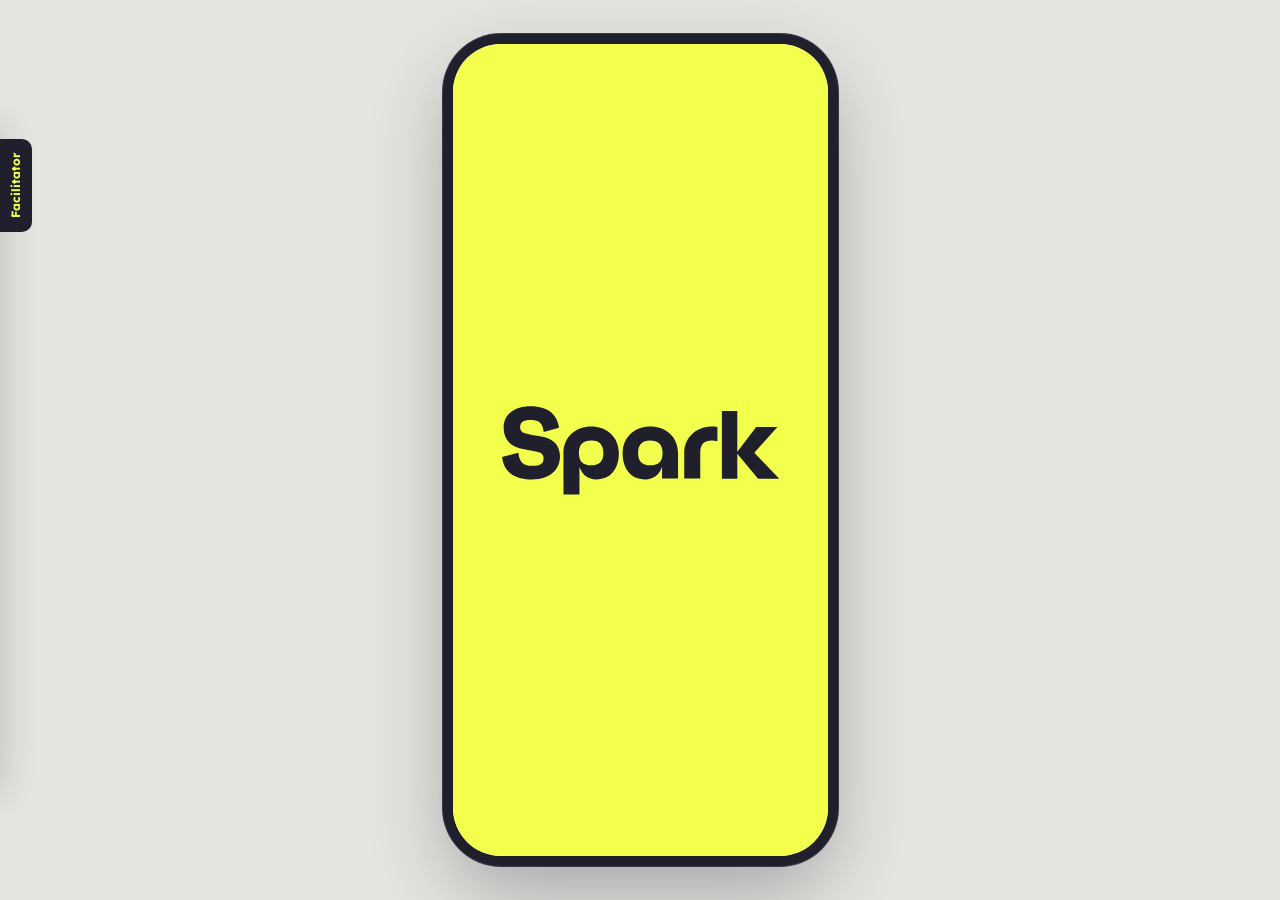
<file: index.html>
<!doctype html>
<html lang="en" class="native-bar">
<head>
  <meta charset="utf-8">
  <meta name="viewport" content="width=device-width, initial-scale=1, viewport-fit=cover">
  <meta name="apple-mobile-web-app-capable" content="yes">
  <meta name="mobile-web-app-capable" content="yes">
  <meta name="apple-mobile-web-app-status-bar-style" content="black-translucent">
  <meta name="apple-mobile-web-app-title" content="Spark Kids">
  <link rel="manifest" href="manifest.json">
  <meta name="theme-color" content="#f6f7f1">
  <meta http-equiv="Cache-Control" content="no-cache, no-store, must-revalidate">
  <script>window.SPARK_BUILD = "b26";   /* build label, set by stamp.py */</script>
  <title>Spark Kids — Usability Test Mk. I</title>
  <link rel="preconnect" href="https://fonts.googleapis.com">
  <link rel="preconnect" href="https://fonts.gstatic.com" crossorigin>
  <link rel="stylesheet" href="https://fonts.googleapis.com/css2?family=Instrument+Sans:wght@600;700&family=Lexend:wght@500;700&family=Roboto:wght@400&display=swap">
  <link rel="preload" href="assets/fonts/BwNistaGeometric-Regular.woff2" as="font" type="font/woff2" crossorigin>
  <link rel="stylesheet" href="css/fonts.css?v=b26">
  <link rel="stylesheet" href="css/tokens.css?v=b26">
  <link rel="stylesheet" href="css/base.css?v=b26">
  <link rel="stylesheet" href="css/components.css?v=b26">
  <link rel="stylesheet" href="css/screens.css?v=b26">
  <link rel="stylesheet" href="css/dev.css?v=b26">
</head>
<body>
  <main class="stage">
    <div class="device">
      <div class="screens"></div>
      <div class="overlays"></div>
    </div>
  </main>
  <script src="js/icons.js?v=b26"></script>
  <script src="js/state.js?v=b26"></script>
  <script src="js/model.js?v=b26"></script>
  <script src="js/router.js?v=b26"></script>
  <script src="js/tap.js?v=b26"></script>
  <script src="js/components/ui.js?v=b26"></script>
  <script src="js/components/sheet.js?v=b26"></script>
  <script src="js/screens/routes.js?v=b26"></script>
  <script src="js/screens/landing.js?v=b26"></script>
  <script src="js/screens/kids-plans.js?v=b26"></script>
  <script src="js/screens/auth.js?v=b26"></script>
  <script src="js/screens/sim-number.js?v=b26"></script>
  <script src="js/screens/ekyc.js?v=b26"></script>
  <script src="js/screens/payment.js?v=b26"></script>
  <script src="js/screens/activation.js?v=b26"></script>
  <script src="js/screens/kids.js?v=b26"></script>
  <script src="js/screens/existing.js?v=b26"></script>
  <script src="js/screens/dev-components.js?v=b26"></script>
  <script src="js/theme-color.js?v=b26"></script>
  <script src="js/debug.js?v=b26"></script>
  <script src="js/app.js?v=b26"></script>
</body>
</html>
</file>
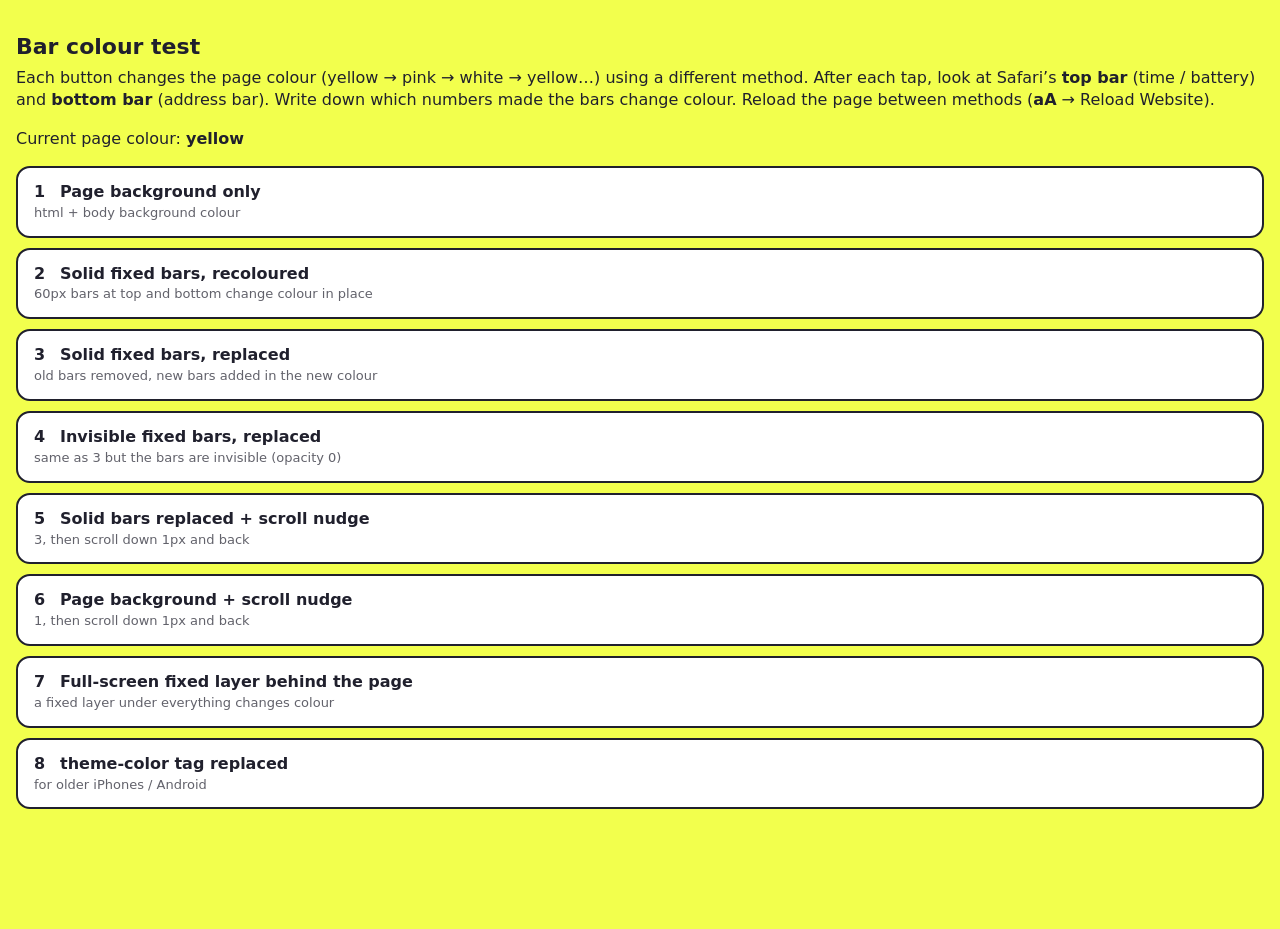
<file: tint-test.html>
<!doctype html>
<html lang="en">
<head>
<meta charset="utf-8">
<meta name="viewport" content="width=device-width, initial-scale=1, viewport-fit=cover">
<meta name="theme-color" content="#f2ff4d">
<title>Bar colour test</title>
<style>
  :root { --c: #f2ff4d; }
  html, body { margin: 0; background: #f2ff4d; font: 16px/1.4 -apple-system, system-ui, sans-serif; color: #20202d; }
  main { min-height: 100vh; padding: 24px 16px 120px; box-sizing: border-box; }
  h1 { font-size: 22px; margin: 8px 0 4px; }
  p { margin: 0 0 16px; }
  .now { font-weight: 700; }
  .grid { display: grid; gap: 10px; }
  button { font: 600 16px/1.3 -apple-system, system-ui, sans-serif; text-align: left; padding: 14px 16px; border-radius: 14px;
    border: 2px solid #20202d; background: #fff; color: #20202d; }
  button b { display: inline-block; min-width: 26px; }
  button small { display: block; font-weight: 400; font-size: 13px; opacity: .7; margin-top: 2px; }
  .bar { position: fixed; left: 0; right: 0; height: 60px; z-index: 5; }
  .bar.top { top: 0; } .bar.bottom { bottom: 0; }
  .bar.ghost { opacity: 0; }
  .layer { position: fixed; inset: 0; z-index: -1; }
</style>
</head>
<body>
<main>
  <h1>Bar colour test</h1>
  <p>Each button changes the page colour (yellow → pink → white → yellow…) using a different method. After each tap, look at Safari’s <b>top bar</b> (time / battery) and <b>bottom bar</b> (address bar). Write down which numbers made the bars change colour. Reload the page between methods (<b>aA</b> → Reload Website).</p>
  <p>Current page colour: <span class="now" id="now">yellow</span></p>
  <div class="grid">
    <button data-m="1"><b>1</b>Page background only<small>html + body background colour</small></button>
    <button data-m="2"><b>2</b>Solid fixed bars, recoloured<small>60px bars at top and bottom change colour in place</small></button>
    <button data-m="3"><b>3</b>Solid fixed bars, replaced<small>old bars removed, new bars added in the new colour</small></button>
    <button data-m="4"><b>4</b>Invisible fixed bars, replaced<small>same as 3 but the bars are invisible (opacity 0)</small></button>
    <button data-m="5"><b>5</b>Solid bars replaced + scroll nudge<small>3, then scroll down 1px and back</small></button>
    <button data-m="6"><b>6</b>Page background + scroll nudge<small>1, then scroll down 1px and back</small></button>
    <button data-m="7"><b>7</b>Full-screen fixed layer behind the page<small>a fixed layer under everything changes colour</small></button>
    <button data-m="8"><b>8</b>theme-color tag replaced<small>for older iPhones / Android</small></button>
  </div>
</main>
<script>
  var COLOURS = [["yellow", "#f2ff4d"], ["pink", "#ff79e8"], ["white", "#ffffff"]], i = 0, bars = [], layer = null;
  function setPage(c) { document.documentElement.style.background = c; document.body.style.background = c; }
  function nudge() { window.scrollTo(0, 1); requestAnimationFrame(function () { window.scrollTo(0, 0); }); }
  function makeBars(c, ghost) {
    bars.forEach(function (b) { b.remove(); });
    bars = ["top", "bottom"].map(function (edge) {
      var b = document.createElement("div"); b.className = "bar " + edge + (ghost ? " ghost" : ""); b.style.background = c;
      document.body.appendChild(b); return b;
    });
  }
  var METHODS = {
    1: function (c) { setPage(c); },
    2: function (c) { if (!bars.length) makeBars(c); bars.forEach(function (b) { b.style.background = c; }); setPage(c); },
    3: function (c) { makeBars(c); setPage(c); },
    4: function (c) { makeBars(c, true); setPage(c); },
    5: function (c) { makeBars(c); setPage(c); nudge(); },
    6: function (c) { setPage(c); nudge(); },
    7: function (c) { if (!layer) { layer = document.createElement("div"); layer.className = "layer"; document.body.appendChild(layer); }
                      layer.style.background = c; document.documentElement.style.background = "transparent"; document.body.style.background = "transparent"; },
    8: function (c) { var m = document.querySelector('meta[name="theme-color"]'), n = document.createElement("meta"); n.name = "theme-color"; n.content = c; m.parentNode.replaceChild(n, m); setPage(c); }
  };
  document.querySelectorAll("[data-m]").forEach(function (btn) {
    btn.addEventListener("click", function () {
      i = (i + 1) % COLOURS.length;
      METHODS[btn.dataset.m](COLOURS[i][1]);
      document.getElementById("now").textContent = COLOURS[i][0] + " (method " + btn.dataset.m + ")";
    });
  });
</script>
</body>
</html>
</file>
<file: css/fonts.css>
/* Bw Nista Geometric (DEMO) — body / default text face.
   Replaces Nunito Sans everywhere --font-body is used.
   Weight mapping from the Figma styles (Nunito Sans → Bw Nista):
     Regular 400 → Regular · Medium 500 & SemiBold 600 → Medium · Bold 700 → Bold
   Medium is registered for the 500–600 range so SemiBold text (status-bar time,
   form labels, radio labels) uses Medium rather than jumping up to Bold.
   All weights are declared; browsers only download the ones a page uses. */
@font-face {
  font-family: "Bw Nista Geometric";
  src: url("../assets/fonts/BwNistaGeometric-Thin.woff2") format("woff2");
  font-weight: 250;
  font-style: normal;
  font-display: swap;
}
@font-face {
  font-family: "Bw Nista Geometric";
  src: url("../assets/fonts/BwNistaGeometric-ThinItalic.woff2") format("woff2");
  font-weight: 250;
  font-style: italic;
  font-display: swap;
}
@font-face {
  font-family: "Bw Nista Geometric";
  src: url("../assets/fonts/BwNistaGeometric-Light.woff2") format("woff2");
  font-weight: 300;
  font-style: normal;
  font-display: swap;
}
@font-face {
  font-family: "Bw Nista Geometric";
  src: url("../assets/fonts/BwNistaGeometric-LightItalic.woff2") format("woff2");
  font-weight: 300;
  font-style: italic;
  font-display: swap;
}
@font-face {
  font-family: "Bw Nista Geometric";
  src: url("../assets/fonts/BwNistaGeometric-Regular.woff2") format("woff2");
  font-weight: 400;
  font-style: normal;
  font-display: swap;
}
@font-face {
  font-family: "Bw Nista Geometric";
  src: url("../assets/fonts/BwNistaGeometric-RegularItalic.woff2") format("woff2");
  font-weight: 400;
  font-style: italic;
  font-display: swap;
}
@font-face {
  font-family: "Bw Nista Geometric";
  src: url("../assets/fonts/BwNistaGeometric-Medium.woff2") format("woff2");
  font-weight: 500 600;
  font-style: normal;
  font-display: swap;
}
@font-face {
  font-family: "Bw Nista Geometric";
  src: url("../assets/fonts/BwNistaGeometric-MediumItalic.woff2") format("woff2");
  font-weight: 500 600;
  font-style: italic;
  font-display: swap;
}
@font-face {
  font-family: "Bw Nista Geometric";
  src: url("../assets/fonts/BwNistaGeometric-Bold.woff2") format("woff2");
  font-weight: 700;
  font-style: normal;
  font-display: swap;
}
@font-face {
  font-family: "Bw Nista Geometric";
  src: url("../assets/fonts/BwNistaGeometric-BoldItalic.woff2") format("woff2");
  font-weight: 700;
  font-style: italic;
  font-display: swap;
}
@font-face {
  font-family: "Bw Nista Geometric";
  src: url("../assets/fonts/BwNistaGeometric-ExtraBold.woff2") format("woff2");
  font-weight: 800;
  font-style: normal;
  font-display: swap;
}
@font-face {
  font-family: "Bw Nista Geometric";
  src: url("../assets/fonts/BwNistaGeometric-ExtraBoldItalic.woff2") format("woff2");
  font-weight: 800;
  font-style: italic;
  font-display: swap;
}
@font-face {
  font-family: "Bw Nista Geometric";
  src: url("../assets/fonts/BwNistaGeometric-Black.woff2") format("woff2");
  font-weight: 900;
  font-style: normal;
  font-display: swap;
}
@font-face {
  font-family: "Bw Nista Geometric";
  src: url("../assets/fonts/BwNistaGeometric-BlackItalic.woff2") format("woff2");
  font-weight: 900;
  font-style: italic;
  font-display: swap;
}

/* Faktum — display face for brand moments.
   Figma: "RB Faktum Neue" on My plan – Safe start (25:7523); the landing carousel
   headlines are set in it per the brand direction. See the --font-display note in tokens.css. */
@font-face {
  font-family: "Faktum";
  src: url("../assets/fonts/Faktum-Thin.woff2") format("woff2");
  font-weight: 100;
  font-style: normal;
  font-display: swap;
}
@font-face {
  font-family: "Faktum";
  src: url("../assets/fonts/Faktum-ThinItalic.woff2") format("woff2");
  font-weight: 100;
  font-style: italic;
  font-display: swap;
}
@font-face {
  font-family: "Faktum";
  src: url("../assets/fonts/Faktum-ExtraLight.woff2") format("woff2");
  font-weight: 200;
  font-style: normal;
  font-display: swap;
}
@font-face {
  font-family: "Faktum";
  src: url("../assets/fonts/Faktum-ExtraLightItalic.woff2") format("woff2");
  font-weight: 200;
  font-style: italic;
  font-display: swap;
}
@font-face {
  font-family: "Faktum";
  src: url("../assets/fonts/Faktum-Light.woff2") format("woff2");
  font-weight: 300;
  font-style: normal;
  font-display: swap;
}
@font-face {
  font-family: "Faktum";
  src: url("../assets/fonts/Faktum-LightItalic.woff2") format("woff2");
  font-weight: 300;
  font-style: italic;
  font-display: swap;
}
@font-face {
  font-family: "Faktum";
  src: url("../assets/fonts/Faktum-Regular.woff2") format("woff2");
  font-weight: 400;
  font-style: normal;
  font-display: swap;
}
@font-face {
  font-family: "Faktum";
  src: url("../assets/fonts/Faktum-RegularItalic.woff2") format("woff2");
  font-weight: 400;
  font-style: italic;
  font-display: swap;
}
@font-face {
  font-family: "Faktum";
  src: url("../assets/fonts/Faktum-Medium.woff2") format("woff2");
  font-weight: 500;
  font-style: normal;
  font-display: swap;
}
@font-face {
  font-family: "Faktum";
  src: url("../assets/fonts/Faktum-MediumItalic.woff2") format("woff2");
  font-weight: 500;
  font-style: italic;
  font-display: swap;
}
@font-face {
  font-family: "Faktum";
  src: url("../assets/fonts/Faktum-SemiBold.woff2") format("woff2");
  font-weight: 600;
  font-style: normal;
  font-display: swap;
}
@font-face {
  font-family: "Faktum";
  src: url("../assets/fonts/Faktum-SemiBoldItalic.woff2") format("woff2");
  font-weight: 600;
  font-style: italic;
  font-display: swap;
}
@font-face {
  font-family: "Faktum";
  src: url("../assets/fonts/Faktum-Bold.woff2") format("woff2");
  font-weight: 700;
  font-style: normal;
  font-display: swap;
}
@font-face {
  font-family: "Faktum";
  src: url("../assets/fonts/Faktum-BoldItalic.woff2") format("woff2");
  font-weight: 700;
  font-style: italic;
  font-display: swap;
}
@font-face {
  font-family: "Faktum";
  src: url("../assets/fonts/Faktum-ExtraBold.woff2") format("woff2");
  font-weight: 800;
  font-style: normal;
  font-display: swap;
}
@font-face {
  font-family: "Faktum";
  src: url("../assets/fonts/Faktum-ExtraBoldItalic.woff2") format("woff2");
  font-weight: 800;
  font-style: italic;
  font-display: swap;
}
</file>
<file: css/tokens.css>
/* Spark Kids — design tokens
   Source: Figma local variables (file z9XkGTqMHbxf2lMh5B4xzU) + handover §3.
   Pressed/focus tokens come from the "State=Pressed/Focused" variants of the
   Button component set (Design System › Shared – sections 0, 1, 7). */
:root {
  /* Brand */
  --color-brand-yellow: #f2ff4d;
  --color-brand-yellow-strong: #e4f500;
  --color-brand-yellow-soft: #f7ff95;
  --color-brand-pink: #ff79e8;
  --color-brand-pink-light: #fea7ef;
  --color-accent-blue: #5cb5ff;

  /* Ink (text) */
  --color-ink-primary: #20202d;
  --color-ink-secondary: #383a53;
  --color-ink-tertiary: #5c5e73;
  --color-ink-inverse: #ffffff;

  /* Surfaces */
  --color-surface-background: #f6f7f1;
  --color-surface-card: #ffffff;
  --color-surface-muted: #f2f2ee;
  --color-surface-scrim: #20202d66;
  --color-surface-placeholder: #595959;

  /* Borders */
  --color-border-default: #cbccc7;
  --color-border-strong: #5d5f70;

  /* Status */
  --color-status-success: #166534;
  --color-status-success-bg: #bbf7d0;
  --color-status-success-icon: #16a34a;
  --color-status-danger: #b91c1c;
  --color-status-danger-bg: #fee2e2;
  --color-status-neutral: #13174e;
  --color-status-neutral-bg: #d8dafa;

  /* Controls */
  --color-toggle-on: #34c759;
  --color-toggle-off: #3c3c434d;

  /* Interaction (from Button State=Pressed / Focused variants) */
  --pressed-overlay: rgba(0, 16, 68, 0.16);   /* #001044 @ 16% */
  --pressed-opacity: 0.6;
  --focus-ring: 0 0 0 2px var(--color-surface-background), 0 0 0 4px var(--color-ink-primary);

  /* Elevation */
  --shadow-tabbar: 0 6px 16px rgba(32, 32, 45, 0.16);
  --shadow-plan-tabs: 0 4px 12px rgba(0, 16, 68, 0.10), 0 2px 4px rgba(0, 16, 68, 0.06);
  --shadow-kids-tabbar: 0 2px 20px rgba(0, 0, 0, 0.10);

  /* Spacing */
  --space-xxs: 4px;
  --space-xs: 8px;
  --space-sm: 12px;
  --space-md: 16px;
  --space-lg: 24px;
  --space-xl: 32px;
  --space-2xl: 40px;

  /* Radius */
  --radius-sm: 12px;
  --radius-md: 16px;
  --radius-lg: 24px;
  --radius-xl: 40px;
  --radius-full: 999px;

  /* Font families */
  --font-heading: "Lexend", system-ui, sans-serif;
  --font-body: "Bw Nista Geometric", "Nunito Sans", system-ui, sans-serif;
  --font-button: "Instrument Sans", "Bw Nista Geometric", system-ui, sans-serif;
  --font-system: "Roboto", system-ui, sans-serif;
  /* Display face (Faktum) — brand and Kids "hero" moments only:
     · Landing carousel: slide headlines and the logo taglines
     · Kids identity: plan names, the child's name, big data figures,
       section titles on Kids plan screens (as drawn on My plan 25:7523)
     · My plan action labels ("Add booster", "Change plan")
     Everything else keeps Lexend (headings), Bw Nista (body), Instrument Sans (buttons). */
  --font-display: "Faktum", "Lexend", system-ui, sans-serif;

  /* Motion (handover §7) */
  --dur-push: 300ms;
  --dur-dissolve: 300ms;
  --dur-sheet-in: 300ms;
  --dur-sheet-out: 250ms;
  --dur-tab: 150ms;
  --dur-toggle: 200ms;
  --ease-out: cubic-bezier(0, 0, 0.58, 1);       /* Figma "Ease out" */
  --ease-in: cubic-bezier(0.42, 0, 1, 1);        /* Figma "Ease in" */
  --ease-in-out: cubic-bezier(0.42, 0, 0.58, 1); /* Figma "Ease in and out" */

  /* Device */
  --device-w: 375px;
  --device-h: 812px;
}
</file>
<file: css/base.css>
/* ===== Reset ===== */
*, *::before, *::after { box-sizing: border-box; }
html, body { margin: 0; padding: 0; height: 100%; overscroll-behavior: none; }
body {
  font-family: var(--font-body);
  color: var(--color-ink-primary);
  background: #e4e5df;
  -webkit-font-smoothing: antialiased;
  -moz-osx-font-smoothing: grayscale;
  -webkit-tap-highlight-color: transparent;
  text-rendering: optimizeLegibility;
}
h1, h2, h3, h4, p, ul, ol, figure { margin: 0; padding: 0; }
ul, ol { list-style: none; }
img, svg { display: block; max-width: 100%; }
button, input, select, textarea { font: inherit; color: inherit; }
button { background: none; border: 0; padding: 0; margin: 0; cursor: pointer; text-align: inherit; }
a { color: inherit; text-decoration: none; }
[hidden] { display: none !important; }
.sr-only {
  position: absolute; width: 1px; height: 1px; padding: 0; margin: -1px;
  overflow: hidden; clip: rect(0, 0, 0, 0); white-space: nowrap; border: 0;
}

/* ===== Text styles (Figma local text styles, handover §3) ===== */
.t-display { font: 500 32px/40px var(--font-heading); }
.t-h1      { font: 500 28px/36px var(--font-heading); }
.t-h2      { font: 500 24px/32px var(--font-heading); }
.t-h3      { font: 500 20px/28px var(--font-heading); }
.t-label-lg { font: 700 16px/20px var(--font-heading); }
.t-label-md { font: 700 14px/18px var(--font-heading); }
.t-label-sm { font: 700 12px/16px var(--font-heading); }
.t-body-lg { font: 400 16px/24px var(--font-body); }
.t-body-md { font: 400 14px/20px var(--font-body); }
.t-body-sm { font: 400 12px/16px var(--font-body); }
.t-body-lg-b { font: 700 16px/24px var(--font-body); }
.t-body-md-b { font: 700 14px/20px var(--font-body); }
.t-body-sm-b { font: 700 12px/16px var(--font-body); }
.t-status  { font: 600 15px/20px var(--font-body); }
.t-tab     { font: 400 11px/13px var(--font-system); }
/* Display styles — Faktum (sizes/line heights from the Figma text they replace) */
.t-carousel   { font: 700 36px/44px var(--font-display); }   /* "Refresh on the go. Easy lah." (45:3254) */
.t-tagline    { font: 700 16px/24px var(--font-display); }   /* logo taglines under the carousel (45:4064…) */
.t-kids-hero  { font: 500 32px/40px var(--font-display); }   /* plan name in My plan hero (52:8065) */
.t-kids-title-lg { font: 500 28px/36px var(--font-display); } /* "Independent Explorer" (52:4759) */
.t-kids-title { font: 500 20px/28px var(--font-display); }   /* child's name, section titles, plan card names, data figures */
.c-secondary { color: var(--color-ink-secondary); }
.c-tertiary  { color: var(--color-ink-tertiary); }

/* ===== Stage + device frame =====
   Phone: the app fills the viewport. Desktop: a 375×812 device is centred
   (scaled down if the window is short) so testers see the intended size. */
.stage {
  /* Not position: fixed — iPhone Safari (iOS 26) ignores the page background
     for its bar colour when a full-screen fixed layer covers the edges
     (client test, method 7). Absolute fills the viewport the same way. */
  position: absolute; inset: 0;
  display: flex; align-items: center; justify-content: center;
}
.device {
  position: relative;
  width: 100%; height: 100%;
  background: var(--color-surface-background);
  overflow: hidden;
  isolation: isolate;
}
@media (min-width: 600px) and (min-height: 500px) {
  .device {
    width: var(--device-w); height: var(--device-h);
    flex: none;
    border-radius: 48px;
    box-shadow: 0 0 0 10px #20202d, 0 0 0 11px #3a3b4a, 0 30px 80px rgba(32, 32, 45, 0.35);
    transform: scale(var(--device-scale, 1));
    transform-origin: center center;
  }
}

/* Temporary bar-colour check pop-up (js/theme-color.js) */
.tint-debug { position: absolute; left: 16px; right: 16px; top: 50%; transform: translateY(-50%); z-index: 60; pointer-events: none;
  padding: 12px 14px; border-radius: 14px; background: rgba(32, 32, 45, 0.92); color: #fff; font: 500 13px/1.45 var(--font-body);
  opacity: 0; transition: opacity 200ms ease; white-space: pre-line; }
.tint-debug.is-on { opacity: 1; }
.tint-debug b { font-weight: 700; }
.tint-debug i { display: inline-block; width: 12px; height: 12px; border-radius: 3px; border: 1px solid #fff; vertical-align: -1px; margin-right: 4px; }

/* ===== Screen layers ===== */
.screens, .overlays { position: absolute; inset: 0; }
.overlays { pointer-events: none; z-index: 50; }
.overlays > * { pointer-events: auto; }

.screen {
  position: absolute; inset: 0;
  background: var(--color-surface-background);
  overflow: hidden;
  will-change: transform, opacity;
}
.screen[aria-hidden="true"] { visibility: hidden; }
/* Each screen scrolls on its own, like Figma's per-frame vertical scrolling */
.screen__scroll {
  position: absolute; inset: 0;
  overflow-x: hidden; overflow-y: auto;
  overscroll-behavior: contain;
  -webkit-overflow-scrolling: touch;
  scrollbar-width: none;
  display: flex; flex-direction: column;
}
.screen__scroll::-webkit-scrollbar { display: none; }
.screen__scroll > .grow { flex: 1 0 auto; }
/* Pinned bottom CTA / footer / tab bar sits outside the scroller */
.screen__fixed-bottom {
  position: absolute; left: 0; right: 0; bottom: 0;
  z-index: 20;
}
.screen__fixed-bottom--transparent { pointer-events: none; }
.screen__fixed-bottom--transparent > * { pointer-events: auto; }

/* ===== Transitions (handover §7) ===== */
.screen.is-anim { transition-property: transform, opacity; transition-timing-function: var(--ease-out); }
.screen.anim-push   { transition-duration: var(--dur-push); }
.screen.anim-dissolve { transition-duration: var(--dur-dissolve); }
.screen.pos-right { transform: translate3d(100%, 0, 0); }
.screen.pos-left  { transform: translate3d(-100%, 0, 0); }
.screen.pos-center{ transform: translate3d(0, 0, 0); }
.screen.is-faded  { opacity: 0; }
.is-transitioning .screens { pointer-events: none; }

@media (prefers-reduced-motion: reduce) {
  .screen.anim-push, .screen.anim-dissolve { transition-duration: 1ms; }
}

/* ===== Tap feedback =====
   Matches the design system's State=Pressed variants:
   - Primary buttons: 60% opacity
   - Secondary/Tertiary: 60% opacity + #001044 @16% wash
   - Special (yellow): fill lightens to --color-brand-yellow-soft
   Everything else that is tappable gets the same #001044 @16% wash. */
[data-tap] { position: relative; cursor: pointer; -webkit-user-select: none; user-select: none; touch-action: manipulation; }
[data-tap="surface"]::after {
  content: ""; position: absolute; inset: 0; border-radius: inherit;
  background: var(--pressed-overlay); opacity: 0;
  transition: opacity 120ms linear; pointer-events: none;
}
[data-tap="surface"].is-pressed::after { opacity: 1; transition-duration: 0ms; }

/* icon-only targets (back arrow, close, profile…): a soft round halo */
[data-tap="icon"]::before {
  content: ""; position: absolute; left: 50%; top: 50%;
  width: 40px; height: 40px; margin: -20px 0 0 -20px; border-radius: 50%;
  background: var(--pressed-overlay); opacity: 0; transform: scale(0.6);
  transition: opacity 120ms linear, transform 160ms var(--ease-out); pointer-events: none;
}
[data-tap="icon"].is-pressed::before { opacity: 1; transform: scale(1); transition-duration: 0ms; }

/* text links: same as Tertiary pressed (60% opacity) */
[data-tap="text"] { transition: opacity 120ms linear; }
[data-tap="text"].is-pressed { opacity: var(--pressed-opacity); transition-duration: 0ms; }

/* whole-area tap (camera mocks) — brief flash */
[data-tap="area"]::after {
  content: ""; position: absolute; inset: 0; background: #ffffff; opacity: 0;
  transition: opacity 200ms linear; pointer-events: none;
}
[data-tap="area"].is-pressed::after { opacity: 0.25; transition-duration: 0ms; }

/* Keyboard focus (Button State=Focused: 2px ink ring, 2px gap) */
:focus { outline: none; }
:focus-visible { box-shadow: var(--focus-ring); border-radius: var(--radius-full); }
[data-tap="surface"]:focus-visible { border-radius: inherit; }

/* ===== Utility layout ===== */
.px-24 { padding-left: 24px; padding-right: 24px; }
.stack { display: flex; flex-direction: column; }
.row { display: flex; align-items: center; }
.gap-4 { gap: 4px; } .gap-8 { gap: 8px; } .gap-12 { gap: 12px; } .gap-16 { gap: 16px; } .gap-24 { gap: 24px; }

/* Screens whose Figma frame fill is white (auth 2:5550…, eKYC 2:4687…) */
.screen.screen--white { background: var(--color-surface-card); }
.screen--white .btn--secondary.is-pressed { background: linear-gradient(var(--pressed-overlay), var(--pressed-overlay)), var(--color-surface-card); }

/* ===== Native-style status bar (client's chosen version) =====
   index.html: class "native-bar" on <html> + apple-mobile-web-app-status-bar-style
   = black-translucent. Saved to the home screen, the page draws under a
   transparent status bar like a native app. These rules keep content clear of
   the notch and the home indicator. */
.native-bar { --sat: env(safe-area-inset-top, 0px); --sab: env(safe-area-inset-bottom, 0px); }
.native-bar:root { --sb: max(16px, var(--sat)); }
.native-bar .kd { padding-top: calc(40px + var(--sat)); }
.native-bar .landing__top { top: calc(24px + var(--sat)); }
.native-bar .landing__brand { top: calc(104px + var(--sat)); }
.native-bar .landing__dots { top: calc(216px + var(--sat)); }
.native-bar .landing__viewport { top: calc(237px + var(--sat)); }
.native-bar .screen__fixed-bottom { padding-bottom: max(0px, calc(var(--sab) - 24px)); }
/* Home-screen app on iOS 26: with the translucent status bar, WebKit makes the
   viewport one status-bar height short and leaves an unpainted strip at the
   bottom (WebKit bug 301108). It reportedly gives the full screen once the page
   is at least screen-tall: js/theme-color.js sets html's min-height to the
   phone's real screen height. If the strip still shows, it is black (client). */
@media (display-mode: standalone) {
  html.native-bar, html.native-bar body { background-color: #000 !important; }
  .native-bar .stage { position: fixed; inset: 0; }
}
</file>
<file: css/components.css>
/* Component styles. Each block notes the Figma component it mirrors.
   Measurements are taken from the component's auto-layout values. */

/* ---------- System/Status bar (17:1233) · Kids/Status bar (36:3422) ----------
   Client request: the simulated time / signal / battery is removed. What is
   left is a top gap: 16px, or the real phone's notch height if larger. */
:root { --sb: max(16px, env(safe-area-inset-top, 0px)); }
.status-bar {
  flex: none;
  height: var(--sb); padding: 0 24px;
  display: flex; align-items: center; justify-content: space-between;
  color: var(--color-ink-primary);
  font: 600 15px/20px var(--font-body);
}
.status-bar__time { width: 31px; }
.status-bar--kids { padding: 0 24px; }

/* ---------- Navigation/Header (17:1252): back + centred title ---------- */
.nav-header {
  flex: none;
  height: 56px; padding: 0 24px;
  display: flex; align-items: center; gap: 12px;
}
.nav-header__back, .nav-header__spacer { width: 24px; height: 24px; flex: none; display: grid; place-items: center; }
.nav-header__title {
  flex: 1; min-width: 0; text-align: center;
  font: 500 20px/28px var(--font-heading); color: var(--color-ink-primary);
}

/* ---------- Navigation/Top bar (21:1459) ---------- */
.top-bar {
  flex: none;
  height: 52px; padding: 0 24px;
  display: flex; align-items: center; justify-content: space-between;
}
.top-bar__actions { display: flex; align-items: center; gap: 4px; }
.top-bar__btn { width: 32px; height: 32px; display: grid; place-items: center; }

/* ---------- Buttons ----------
   Hierarchy set (30:2648): Instrument Sans Bold, 2px inside stroke, pill.
   Large 52 / Medium 44 / Small 34 tall. */
.btn {
  display: inline-flex; align-items: center; justify-content: center; gap: 8px;
  border-radius: var(--radius-full);
  border: 2px solid transparent;
  font: 700 14px/18px var(--font-button);
  white-space: nowrap;
  transition: opacity 120ms linear, background-color 120ms linear;
}
.btn--large  { height: 52px; padding: 0 30px; }   /* 32px padding incl. the 2px stroke */
.btn--medium { height: 44px; padding: 0 22px; }
.btn--small  { height: 34px; padding: 0 14px; }
.btn--block  { display: flex; width: 100%; }

.btn--primary   { background: var(--color-ink-primary); border-color: var(--color-ink-primary); color: var(--color-brand-yellow); }
.btn--secondary { background: transparent; border-color: var(--color-ink-primary); color: var(--color-ink-primary); }
.btn--secondary.btn--filled { background: var(--color-surface-card); }
.btn--tertiary  { background: transparent; color: var(--color-ink-primary); text-decoration: underline; text-underline-offset: 2px; }
.btn--special   { background: var(--color-brand-yellow); color: var(--color-ink-primary); font-size: 16px; line-height: 20px; }

/* Pressed (State=Pressed variants) */
.btn--primary.is-pressed   { opacity: var(--pressed-opacity); transition-duration: 0ms; }
.btn--secondary.is-pressed { opacity: var(--pressed-opacity); background: linear-gradient(var(--pressed-overlay), var(--pressed-overlay)), var(--color-surface-background); transition-duration: 0ms; }
.btn--tertiary.is-pressed  { opacity: var(--pressed-opacity); background: var(--pressed-overlay); transition-duration: 0ms; }
.btn--special.is-pressed   { background: var(--color-brand-yellow-soft); transition-duration: 0ms; }
.btn[disabled], .btn[aria-disabled="true"] { opacity: 0.4; pointer-events: none; }

/* Faktum action labels — My plan (25:7523) */
.btn--faktum { font-family: var(--font-display); }
.link--faktum { font-family: var(--font-display); }

/* "Shared across journeys" button set (17:1260…): Lexend Bold label, 24px side padding */
.btn--lexend { font-family: var(--font-heading); }
.btn--lexend.btn--large { padding: 0 22px; }

/* Auth/Button (32:3036): body face Bold 16/20 (Nunito Sans in Figma), 1.5px stroke on secondary */
.btn--auth { font: 700 16px/20px var(--font-body); }
.btn--auth.btn--secondary { border-width: 1.5px; }

/* ---------- Link (18:1240): Lexend Bold 14/18, optional 24px icon ---------- */
.link {
  display: inline-flex; align-items: center; gap: 8px;
  font: 700 14px/18px var(--font-heading); color: var(--color-ink-primary);
}
.link .icon { width: 24px; height: 24px; flex: none; }

/* ---------- Control/Radio (17:1288) ---------- */
.radio { width: 24px; height: 24px; flex: none; position: relative; }
.radio::before {
  content: ""; position: absolute; inset: 2px; border-radius: 50%;
  border: 2px solid var(--color-border-strong);
}
.radio::after {
  content: ""; position: absolute; left: 7px; top: 7px; width: 10px; height: 10px;
  border-radius: 50%; background: var(--color-ink-primary); transform: scale(0);
  transition: transform 150ms var(--ease-out);
}
.radio.is-on::before { border-color: var(--color-ink-primary); }
.radio.is-on::after { transform: scale(1); }

/* ---------- Option card (19:1417) ---------- */
.option-card {
  width: 100%;
  display: flex; align-items: center; gap: 16px;
  padding: 20px 24px; min-height: 64px;
  background: var(--color-surface-card);
  border-radius: var(--radius-lg);
  transition: background-color 150ms linear;
}
.option-card--bordered { border: 1px solid var(--color-border-default); }
.option-card.is-selected { background: var(--color-brand-yellow); border: 1px solid var(--color-brand-yellow); }
.option-card__title { flex: 1; min-width: 0; font: 700 16px/20px var(--font-heading); color: var(--color-ink-primary); }
.option-card__detail { font: 400 14px/20px var(--font-body); color: var(--color-ink-secondary); white-space: nowrap; }

/* ---------- Stepper (18:1458) ---------- */
.stepper { display: flex; align-items: flex-start; justify-content: space-between; }
.stepper__step { width: 64px; display: flex; flex-direction: column; align-items: center; gap: 4px; }
.stepper__label { font: 400 12px/16px var(--font-body); color: var(--color-ink-secondary); text-align: center; white-space: nowrap; }
.stepper__step.is-current .stepper__label { font-weight: 700; color: var(--color-ink-primary); }
.stepper__connector { width: 20px; padding-top: 17px; flex: none; }
.stepper__connector::before { content: ""; display: block; height: 2px; background: var(--color-border-strong); }

/* ---------- Note (18:1289) ---------- */
.note { display: flex; align-items: center; gap: 12px; }
.note .icon { width: 24px; height: 24px; flex: none; }
.note__text { font: 400 14px/20px var(--font-body); color: var(--color-ink-secondary); }

/* ---------- Chip (18:1253) & status chip (30:3401) ---------- */
.chip {
  display: inline-flex; align-items: center; padding: 4px 12px;
  border-radius: var(--radius-full);
  font: 700 12px/16px var(--font-heading);
}
.chip--success { background: var(--color-status-success-bg); color: var(--color-status-success); }
.chip--brand   { background: var(--color-brand-yellow); color: var(--color-ink-primary); }
.chip--neutral { background: var(--color-surface-muted); color: var(--color-ink-primary); }
.status-chip {
  display: inline-flex; align-items: center; height: 28px; padding: 4px 12px;
  border-radius: var(--radius-full); font: 700 12px/20px var(--font-body);
}
.status-chip--success { background: var(--color-status-success-bg); color: var(--color-status-success); }
.status-chip--neutral { background: var(--color-status-neutral-bg); color: var(--color-status-neutral); }
.status-chip--error   { background: var(--color-status-danger-bg); color: var(--color-status-danger); }

/* Kids/Info chip – plain (36:3023) · shield (36:3160) */
.info-chip {
  display: inline-flex; align-items: center; gap: 4px;
  height: 28px; padding: 2px 8px 2px 4px;
  background: var(--color-surface-card); border-radius: var(--radius-full);
}
.info-chip .icon { width: 20px; height: 20px; flex: none; }
.info-chip--plain { font: 700 12px/16px var(--font-heading); text-decoration: underline; text-underline-offset: 2px; }
.info-chip--shield { outline: 1px solid var(--color-status-success); font: 700 12px/12px var(--font-body); color: var(--color-status-success); }

/* ---------- Toggle – Switch (30:3869) 64×28 ---------- */
.toggle {
  position: relative; width: 64px; height: 28px; flex: none;
  border-radius: 100px; background: var(--color-toggle-off);
  transition: background-color var(--dur-toggle) var(--ease-out);
}
.toggle__knob {
  position: absolute; top: 2px; left: 2px; width: 39px; height: 24px;
  border-radius: 100px; background: #fff;
  transition: transform var(--dur-toggle) var(--ease-out);
}
/* iOS on/off glyphs drawn in the component */
.toggle__on, .toggle__off { position: absolute; top: 9px; transition: opacity var(--dur-toggle) linear; }
.toggle__on  { left: 12px; width: 1px; height: 10px; background: #fff; opacity: 0; }
.toggle__off { right: 7px; width: 10px; height: 10px; border-radius: 50%; box-shadow: inset 0 0 0 1px #b3b3b3; }
.toggle.is-on { background: var(--color-toggle-on); }
.toggle.is-on .toggle__knob { transform: translateX(21px); }
.toggle.is-on .toggle__on { opacity: 1; }
.toggle.is-on .toggle__off { opacity: 0; }
.toggle.is-pressed .toggle__knob { width: 45px; }
.toggle.is-on.is-pressed .toggle__knob { transform: translateX(15px); }
.toggle:focus-visible { box-shadow: var(--focus-ring); border-radius: 100px; }

/* ---------- Pager dots (18:1254 & 45:4186) ---------- */
.pager { display: flex; align-items: center; gap: 4px; }
.pager__dot { width: 7px; height: 7px; border-radius: 4px; background: var(--color-border-default); transition: width 300ms var(--ease-in-out), background-color 300ms linear; }
.pager__dot.is-active { width: 49px; background: var(--color-ink-primary); }
.pager--thin .pager__dot { height: 5px; }

/* ---------- Section header (21:1486) ---------- */
.section-header { display: flex; align-items: center; gap: 8px; }
.section-header__title { flex: 1; font: 500 20px/28px var(--font-heading); }

/* ---------- Tab bar – parent (21:1395) ---------- */
.tab-bar { height: 96px; display: flex; align-items: center; justify-content: center; }
.tab-bar__pill {
  width: 311px; height: 64px; padding: 4px;
  display: flex; align-items: center; gap: 4px;
  background: var(--color-surface-card); border-radius: var(--radius-full);
  box-shadow: var(--shadow-tabbar);
}
.tab-bar__tab {
  width: 98px; height: 56px; flex: none;
  display: flex; flex-direction: column; align-items: center; justify-content: center; gap: 4px;
  border-radius: var(--radius-full);
  font: 400 12px/16px var(--font-body); color: var(--color-ink-primary);
}
.tab-bar__tab .icon { width: 24px; height: 24px; }
.tab-bar__tab.is-active { background: var(--color-brand-yellow); font-weight: 700; }

/* ---------- Kids/Tab bar (45:4303) — glass pill ---------- */
.kids-tab-bar { height: 103px; padding: 16px 24px 24px; display: flex; justify-content: center; }
.kids-tab-bar__pill {
  width: 306px; height: 63px; padding: 4px;
  display: flex; align-items: center;
  background: rgba(255, 255, 255, 0.2);
  -webkit-backdrop-filter: blur(6px) saturate(1.4); backdrop-filter: blur(6px) saturate(1.4);
  border-radius: 9999px; box-shadow: var(--shadow-kids-tabbar);
}
.kids-tab-bar__tab {
  width: 106px; height: 55px; flex: none; padding: 8px;
  display: flex; flex-direction: column; align-items: center; justify-content: center; gap: 2px;
  border-radius: 9999px;
  font: 400 11px/13px var(--font-system); color: #000;
}
.kids-tab-bar__tab + .kids-tab-bar__tab { margin-left: -10px; }
.kids-tab-bar__tab .icon { width: 24px; height: 24px; }
.kids-tab-bar__tab.is-active { background: var(--color-brand-yellow); color: var(--color-ink-primary); }

/* ---------- Plan Select/Plan tabs (50:3704) + header (101:5909) ---------- */
.plan-tabs-header {
  position: sticky; top: 0; z-index: 10;
  height: 124px; padding: 56px 0 24px 24px;
  background: var(--color-brand-pink);
  border-radius: 0 0 var(--radius-lg) var(--radius-lg);
}
.plan-tabs {
  display: flex; gap: 4px;
  overflow-x: auto; scrollbar-width: none; -webkit-overflow-scrolling: touch;
  padding-right: 24px; /* trailing 24px wrapper around the last tab */
  touch-action: pan-x pan-y; overscroll-behavior-x: contain;
  cursor: grab; -webkit-user-select: none; user-select: none;
}
.plan-tabs.is-dragging { cursor: grabbing; }
.plan-tabs.is-dragging .plan-tabs__tab { pointer-events: none; }
.plan-tabs::-webkit-scrollbar { display: none; }
.plan-tabs__tab {
  flex: none; height: 44px; padding: 12px;
  border-radius: 20px; background: var(--color-surface-card);
  font: 400 14px/20px var(--font-body); color: var(--color-ink-primary);
  box-shadow: var(--shadow-plan-tabs);
  transition: background-color var(--dur-tab) linear, color var(--dur-tab) linear;
}
.plan-tabs__tab.is-selected { background: var(--color-ink-primary); color: var(--color-ink-inverse); font-weight: 700; }

/* ---------- Card/Action (19:1488) ---------- */
.action-card { padding: 16px; display: flex; flex-direction: column; gap: 12px; background: var(--color-surface-card); border-radius: var(--radius-lg); }
.action-card__top { display: flex; align-items: center; gap: 8px; }
.action-card__tile {
  width: 26px; height: 28px; flex: none; display: grid; place-items: center;
  background: var(--color-brand-yellow); border: 1px solid var(--color-ink-primary); border-radius: 8px;
}
.action-card__title { font: 700 16px/20px var(--font-heading); }
.action-card__sub { font: 400 14px/20px var(--font-body); color: var(--color-ink-secondary); }

/* ---------- Lists ---------- */
/* List/Menu row (19:1447) */
.menu-row { display: block; width: 100%; }
.menu-row__content { display: flex; align-items: center; gap: 16px; padding: 18px 24px; }
.menu-row__content .icon { width: 24px; height: 24px; flex: none; }
.menu-row__label { flex: 1; font: 700 16px/20px var(--font-heading); }
.menu-row__divider { height: 1px; background: var(--color-surface-muted); }
/* List/Profile row (19:1458) */
.profile-row { display: flex; align-items: center; gap: 16px; padding: 16px 24px; background: var(--color-surface-card); border-radius: var(--radius-lg); width: 100%; }
.profile-row__text { flex: 1; display: flex; flex-direction: column; gap: 4px; }
.profile-row__name { font: 700 16px/20px var(--font-heading); }
.profile-row__sub { font: 400 14px/20px var(--font-body); color: var(--color-ink-secondary); }
/* List/Summary row (19:1439) */
.summary-row__content { display: flex; align-items: flex-start; gap: 16px; padding: 16px; }
.summary-row__label { flex: 1; font: 400 14px/20px var(--font-body); color: var(--color-ink-secondary); }
.summary-row__value { font: 700 14px/20px var(--font-body); color: var(--color-ink-primary); text-align: right; }
.summary-row__divider { height: 1px; background: var(--color-surface-muted); }
/* Kids/Check row (36:2749) */
.check-row { display: flex; align-items: center; gap: 8px; font: 700 14px/20px var(--font-body); color: var(--color-ink-secondary); }
.check-row .icon { width: 24px; height: 24px; flex: none; }

/* ---------- Inputs ---------- */
/* Form / Text field (30:3742) */
.field { display: flex; flex-direction: column; gap: 6px; }
.field__label { font: 600 14px/19px var(--font-body); color: var(--color-ink-primary); }
.field__input {
  height: 41px; padding: 10px 12px;
  background: var(--color-surface-card); border: 1px solid var(--color-ink-secondary); border-radius: 10px;
  font: 400 14px/19px var(--font-body); color: var(--color-ink-primary);
  width: 100%;
}
.field__input:focus { border-color: var(--color-ink-primary); box-shadow: inset 0 0 0 1px var(--color-ink-primary); }

/* Auth/Field (32:3065): 50 tall, 12 radius, 17/24 text */
.auth-field { position: relative; display: block; }
.auth-field__input {
  width: 100%; height: 50px; padding: 13px 48px 13px 14px;
  background: var(--color-surface-card);
  border: 0; border-radius: 12px; box-shadow: inset 0 0 0 1px var(--color-ink-tertiary);
  font: 400 17px/24px var(--font-body); color: var(--color-ink-primary);
}
.auth-field__input::placeholder { color: var(--color-ink-tertiary); opacity: 1; }
.auth-field__input:focus { box-shadow: inset 0 0 0 2px var(--color-ink-primary); }
.auth-field.is-error .auth-field__input { box-shadow: inset 0 0 0 2px var(--color-status-danger); }
.auth-field__trail { position: absolute; right: 16px; top: 15px; width: 20px; height: 20px; }

/* Auth/Code digit (32:3074) */
.code { display: flex; gap: 6px; }
.code__digit {
  width: 49px; height: 46px; display: grid; place-items: center;
  background: var(--color-surface-card); border-radius: 10px; box-shadow: inset 0 0 0 1px var(--color-ink-tertiary);
  font: 400 15px/21px var(--font-body); color: var(--color-ink-primary);
}
.code.is-error .code__digit { box-shadow: inset 0 0 0 1.6px var(--color-status-danger); }

/* Auth/Password rule (32:3085) · Strength meter (32:3095) */
.pw-rule { display: flex; align-items: center; gap: 8px; font: 400 13px/18px var(--font-body); color: var(--color-ink-tertiary); }
.pw-rule.is-met { color: var(--color-status-success); }
.pw-rule svg { width: 18px; height: 18px; flex: none; }
.strength { display: flex; flex-direction: column; gap: 6px; }
.strength__bars { display: flex; gap: 6px; }
.strength__bar { flex: 1; height: 3px; border-radius: 2px; background: var(--color-ink-tertiary); transition: background-color 200ms linear; }
.strength.is-strong .strength__bar { background: var(--color-status-success-icon); }
.strength__label { font: 700 12px/16px var(--font-body); color: var(--color-status-success); }

/* Auth/Alert (32:3103) */
.alert {
  display: flex; align-items: flex-start; gap: 12px; padding: 12px 16px;
  background: var(--color-status-danger-bg); box-shadow: inset 0 0 0 1px var(--color-status-danger); border-radius: 12px;
  font: 400 14px/20px var(--font-body); color: var(--color-status-danger);
}
.alert__msg { flex: 1; }
.alert svg { flex: none; }

/* Checkbox (30:3747) · Radio option (30:3734) */
.checkbox, .radio-option { display: flex; align-items: center; gap: 12px; font: 400 14px/19px var(--font-body); }
.checkbox__box {
  width: 22px; height: 22px; flex: none; border-radius: 6px;
  background: var(--color-surface-card); box-shadow: inset 0 0 0 1.3px var(--color-ink-primary);
  display: grid; place-items: center;
}
.checkbox__box svg { opacity: 0; transition: opacity 120ms linear; }
.checkbox.is-checked .checkbox__box { background: var(--color-brand-yellow); }
.checkbox.is-checked .checkbox__box svg { opacity: 1; }
.radio-option { gap: 10px; font: 600 15px/20px var(--font-body); }
.radio-option__dot {
  width: 22px; height: 22px; flex: none; border-radius: 11px;
  background: var(--color-surface-card); box-shadow: inset 0 0 0 1.5px var(--color-ink-primary);
  display: grid; place-items: center;
}
.radio-option__dot::after { content: ""; width: 10px; height: 10px; border-radius: 50%; background: var(--color-ink-primary); transform: scale(0); transition: transform 150ms var(--ease-out); }
.radio-option.is-selected .radio-option__dot { background: var(--color-brand-yellow); }
.radio-option.is-selected .radio-option__dot::after { transform: scale(1); }

/* ---------- Sticky footer (handover §4) ---------- */
.footer {
  background: var(--color-surface-background);
  padding: 12px 16px 24px;
  display: flex; flex-direction: column; gap: 12px;
}

/* ---------- Bottom sheet (handover §8.1) ---------- */
.sheet-root { position: absolute; inset: 0; z-index: 60; }
.sheet-scrim {
  position: absolute; inset: 0; background: rgba(0, 0, 0, 0.38); /* Figma scrim: #000 @38% */
  opacity: 0; transition: opacity var(--dur-sheet-in) var(--ease-out);
}
.sheet {
  position: absolute; left: 0; right: 0; bottom: 0;
  max-height: calc(100% - 8px);
  display: flex; flex-direction: column;
  background: var(--color-surface-background);
  border-radius: 28px 28px 0 0;
  transform: translate3d(0, 100%, 0);
  transition: transform var(--dur-sheet-in) var(--ease-out);
  will-change: transform;
}
.sheet-root.is-open .sheet-scrim { opacity: 1; }
.sheet-root.is-open .sheet { transform: translate3d(0, 0, 0); }
.sheet-root.is-closing .sheet-scrim { opacity: 0; transition: opacity var(--dur-sheet-out) var(--ease-in); }
.sheet-root.is-closing .sheet { transform: translate3d(0, 100%, 0); transition: transform var(--dur-sheet-out) var(--ease-in); }
.sheet.is-dragging { transition: none; }
.sheet__grab { flex: none; padding-top: 8px; display: flex; justify-content: center; touch-action: none; cursor: grab; }
.sheet__handle { width: 36px; height: 5px; border-radius: 3px; background: var(--color-border-default); }
.sheet__header { flex: none; display: flex; align-items: center; padding: 24px 24px 16px; touch-action: none; }
.sheet__title { flex: 1; font: 500 28px/36px var(--font-heading); }
.sheet__close { width: 29px; height: 29px; flex: none; display: grid; place-items: center; }
.sheet__body { flex: 1; min-height: 0; overflow-y: auto; overscroll-behavior: contain; scrollbar-width: none; }
.sheet__body::-webkit-scrollbar { display: none; }

/* Kids/Tab bar default variant (as placed on Intro plans): grey active pill */
.kids-tab-bar__tab.is-active.is-grey { background: #ededed; color: var(--color-ink-secondary); }

/* Header › Page navigation L2 (30:3315): 48px brand chevron + Medium 18/28 title */
.page-nav { flex: none; height: 48px; margin: 0 24px; display: flex; align-items: center; }
.page-nav__back, .page-nav__spacer { width: 48px; height: 48px; flex: none; display: flex; align-items: center; }
.page-nav__back .icon { width: 48px; height: 48px; }
.page-nav__back[data-tap="icon"]::before { left: 7px; margin-left: -20px; }
.page-nav__title { flex: 1; text-align: center; font: 500 18px/28px var(--font-body); }

/* Photo slots */
.photo { display: block; object-fit: cover; background: var(--color-surface-placeholder); -webkit-user-drag: none; user-select: none; }
.photo.is-missing { color: transparent; }

/* Sheet header built from Page navigation (title=on, navigation=close, L2) */
.sheet__header--nav { padding: 0; height: 48px; gap: 16px; }
.sheet__header--nav .sheet__title { font: 500 18px/28px var(--font-body); }
.sheet__close--brand { width: 48px; height: 48px; display: grid; place-items: center; }
.sheet__close--brand svg { width: 20px; height: 20px; }
.search input:focus-visible { box-shadow: none; border-radius: 0; }
</file>
<file: css/screens.css>
/* ===================== 0 · Landing ===================== */

/* Splash (1:9): yellow, wordmark 278×89 centred */
.splash { position: absolute; inset: 0; background: var(--color-brand-yellow); display: grid; place-items: center; }
.splash .icon { width: 278px; height: 89px; }

/* Landing carousel (10:1183 / 10:1259 / 10:1329) — one screen, three slides.
   Header colour, logo block and pagination follow the active slide. */
.landing {
  position: absolute; inset: 0; overflow: hidden;
  background: var(--color-brand-yellow);
  transition: background-color 600ms var(--ease-in-out);
}
.landing.is-kids { background: var(--color-brand-pink); }
.landing__top { position: absolute; left: 24px; right: 24px; top: 24px; height: 40px; display: flex; justify-content: space-between; z-index: 2; }
.landing__pill {
  height: 40px; display: inline-flex; align-items: center; gap: 8px;
  border: 2px solid var(--color-ink-primary); border-radius: var(--radius-full);
  font: 700 14px/18px var(--font-button); color: var(--color-ink-primary);
}
.landing__pill--lang { padding: 0 10px; }        /* 12px padding incl. 2px stroke */
.landing__pill--skip { padding: 0 14px; font-weight: 500; }
.landing__pill .icon { width: 24px; height: 24px; }

/* Logo blocks: stacked, cross-fade with the slide */
.landing__brand { position: absolute; left: 0; right: 0; top: 104px; height: 89px; }
.landing__brand-item { position: absolute; inset: 0; padding: 0 24px; opacity: 0; transition: opacity 600ms var(--ease-in-out); pointer-events: none; }
.landing__brand-item.is-active { opacity: 1; }
.landing__brand-item--wordmark { display: flex; justify-content: center; }
.landing__brand-item--wordmark .icon { width: 278px; height: 89px; }
.landing__brand-item .icon-logo { width: 200px; height: 32px; }
.landing__kids-logo { display: flex; align-items: center; gap: 2.4px; height: 32px; }
.landing__kids-logo .icon { width: 102px; height: 32px; }
.landing__kids-logo span { font: 700 24.8px/35.2px var(--font-heading); color: var(--color-ink-primary); }
.landing__tagline { margin-top: 16px; color: var(--color-ink-primary); }

/* Pagination (Landing variant 45:4186): #383a53, active 49×7 @ 90% */
.landing__dots { position: absolute; top: 216px; left: 50%; transform: translateX(-50%); display: flex; gap: 4px; height: 5px; align-items: center; z-index: 2; }
.landing__dot { width: 7px; height: 7px; border-radius: 40px; background: var(--color-ink-secondary); transition: width 600ms var(--ease-in-out), opacity 600ms linear; }
.landing__dot.is-active { width: 49px; opacity: 0.9; }

/* Viewport + track */
.landing__viewport {
  position: absolute; left: 0; right: 0; top: 237px; bottom: 0;
  border-radius: 40px 40px 0 0; overflow: hidden;
  touch-action: pan-y; cursor: grab;
}
.landing__viewport.is-dragging { cursor: grabbing; }
.landing__track { display: flex; height: 100%; width: 300%; transition: transform 600ms var(--ease-in-out); will-change: transform; }
.landing__track.is-dragging { transition: none; }
.landing__slide { position: relative; width: calc(100% / 3); height: 100%; overflow: hidden; background: var(--color-surface-placeholder); }
.landing__slide .landing__photo { position: absolute; inset: 0; width: 100%; height: 100%; object-fit: cover; object-position: top center; } /* photos are the visible slide crop (375×575 @2x) */
.landing__glow { position: absolute; width: 309px; height: 156px; border-radius: 80px; background: #202427; filter: blur(87px); pointer-events: none; }
.landing__content { position: absolute; left: 24px; right: 24px; bottom: 40px; display: flex; flex-direction: column; gap: 20px; }
.landing__headline { text-align: center; color: #fff; text-shadow: 0 12px 28px rgba(0, 16, 68, 0.12), 0 6px 12px rgba(0, 16, 68, 0.08); }
.landing__ctas { display: flex; flex-direction: column; gap: 12px; }
.landing__ctas .btn--special { padding: 0 32px; gap: 8px; }
.landing__ctas .btn--special .icon { width: 24px; height: 24px; }
.landing__row { display: flex; gap: 16px; }
.landing__row .btn { flex: 1; min-width: 0; padding: 0 12px; }

/* Intro plans (1:1457) */
.intro__cards { padding: 24px; display: flex; flex-direction: column; gap: 16px; }
.product-card { display: flex; flex-direction: column; gap: 16px; padding: 20px; border-radius: var(--radius-lg); text-align: left; width: 100%; }
.product-card--mobile { background: var(--color-brand-yellow); }
.product-card--kids { background: var(--color-brand-pink); }
.product-card .photo { width: 100%; height: 126px; border-radius: 12px; }
.product-card__row { display: flex; align-items: flex-end; justify-content: space-between; gap: 8px; }
.product-card__text { display: flex; flex-direction: column; gap: 4px; }
.product-card__logo { display: flex; align-items: center; gap: 3.6px; height: 35px; }
.product-card__logo .icon { width: 85px; height: 28px; }
.product-card__logo span { font: 400 22.4px/1 var(--font-heading); color: var(--color-ink-primary); padding-top: 2px; }
.product-card__desc { font: 400 12px/20px var(--font-body); color: var(--color-ink-secondary); }
.product-card .icon-chev { width: 20px; height: 31px; flex: none; }

/* ===================== 1 · Plan Select ===================== */
/* Kids – full page (1:1238). Pink layering (§8.2): MobileBG (0–248) and
   Header extension (332–410) scroll away; only the tabs header sticks. */
.kp { position: relative; padding-bottom: 76px; }
.kp__bg { position: absolute; left: 0; right: 0; top: 0; height: calc(200px + var(--sb)); background: var(--color-brand-pink); }
.kp__ext { position: absolute; left: 0; right: 0; top: calc(284px + var(--sb)); height: 78px; background: var(--color-brand-pink); border-radius: 0 0 24px 24px; }
/* Status bar + "Select plan" header stick with the plan tabs (requested change;
   in Figma only the tabs header sticks). Tabs dock 8px under the header. */
.kp__top { position: sticky; top: 0; z-index: 12; background: var(--color-brand-pink); }
.kp .plan-tabs-header { top: var(--sb); }
.kp .status-bar { padding-left: 48px; padding-right: 48px; } /* status bar sits inside the 24px page column */
.kp__hero { position: relative; margin: 16px 24px 0; padding: 0 40px; display: flex; flex-direction: column; align-items: center; gap: 12px; text-align: center; }
.kp__hero p { font: 400 16px/24px var(--font-body); color: var(--color-ink-primary); }
.kp__chip { height: 52px; padding: 0 32px; display: inline-flex; align-items: center; gap: 8px; border-radius: var(--radius-full);
  font: 700 14px/18px var(--font-button); text-decoration: underline; text-underline-offset: 2px; color: var(--color-ink-primary); white-space: nowrap; }
.kp__chip .icon { width: 24px; height: 24px; flex: none; }
.kp .plan-tabs-header { margin-top: 4px; }
.kp__list { position: relative; margin: 0 24px; display: flex; flex-direction: column; gap: 20px; }

/* Plan Select/Plan card (50:3979) */
.plan-card { background: var(--color-surface-card); border-radius: var(--radius-lg); display: flex; flex-direction: column; gap: 12px; overflow: hidden; scroll-margin-top: calc(136px + var(--sb)); }
.plan-card > .photo { width: 100%; height: 172px; border-radius: 24px 24px 0 0; }
.plan-card__body { padding: 0 20px 16px; display: flex; flex-direction: column; gap: 12px; }
.plan-card__main { padding-bottom: 8px; display: flex; flex-direction: column; align-items: center; gap: 12px; }
.plan-card__main > * { align-self: stretch; }
.plan-card__main > .info-chip { align-self: center; }
.plan-card__name { color: var(--color-ink-primary); }
.plan-card__sub { font: 400 14px/20px var(--font-body); color: var(--color-ink-secondary); }
.plan-card__specs { display: flex; justify-content: space-between; align-items: center; height: 40px; }
.plan-card__spec { display: flex; flex-direction: column; font: 400 14px/20px var(--font-body); color: var(--color-ink-secondary); }
.plan-card__spec b { font-weight: 700; }
.plan-card__price { font: 700 16px/20px var(--font-heading); color: var(--color-ink-primary); }
.plan-card__features { display: flex; flex-direction: column; gap: 8px; }
.plan-card__rows { display: flex; flex-direction: column; gap: 4px; }
/* Plan Select/Feature row (36:3213): 48 tall; second line overhangs like Figma */
.feature-row { height: 48px; padding: 12px; display: flex; align-items: flex-start; gap: 4px; background: var(--color-surface-background); border-radius: 12px; }
.feature-row--single { align-items: center; }
.feature-row .icon { width: 24px; height: 24px; flex: none; }
.feature-row__text { display: flex; flex-direction: column; font: 400 12px/20px var(--font-body); color: var(--color-ink-secondary); }
.feature-row__text b { font-weight: 600; }
.feature-row__text span, .feature-row__text b { white-space: nowrap; } /* Figma text hugs its content */
.feature-row:not(.feature-row--single) .feature-row__text { margin-top: 0; }
/* Plan Select/Blocked box (36:3344) */
.blocked-box { padding: 12px; display: flex; flex-direction: column; gap: 2px; border-radius: 12px; box-shadow: inset 0 0 0 1px var(--color-border-default); font: 400 12px/20px var(--font-body); color: #2c2d40; }
.blocked-box b { font-weight: 600; color: var(--color-status-danger); }

/* Plan Select/Protection summary card (50:4192) */
.protect-card { width: 325px; max-width: 100%; align-self: center; padding: 24px; display: flex; flex-direction: column; gap: 12px; background: var(--color-surface-card); border-radius: var(--radius-lg); scroll-margin-top: calc(136px + var(--sb)); }
.protect-card__top { display: flex; align-items: center; justify-content: space-between; gap: 12px; }
.protect-card__top > .icon { width: 32px; height: 32px; }
.protect-card__badge { height: 28px; padding: 4px 12px; display: inline-flex; align-items: center; border-radius: var(--radius-full); background: var(--color-status-success-bg); color: var(--color-status-success); font: 700 12px/12px var(--font-body); }
.protect-card__list { display: flex; flex-direction: column; gap: 2px; }
.protect-card__list .check-row { color: var(--color-ink-secondary); }
.protect-card__note { padding: 8px 16px; border-radius: 12px; background: var(--color-status-success-bg); font: 400 14px/20px var(--font-body); color: var(--color-ink-secondary); }
.protect-card > .info-chip { align-self: center; }

/* Plan Select/Footer: Compare plans, pinned (no backdrop in Figma) */
.kp-footer { padding: 0 48px 24px; }
.kp-footer .btn { width: 100%; }

/* Compare plans sheet (67:5288) */
.sheet--compare { top: 8px; border-radius: 28px; }
.sheet--compare .sheet__header--nav { margin: 24px 24px 0; }
.sheet--compare .sheet__body { padding: 16px 16px 24px; display: flex; flex-direction: column; align-items: center; gap: 16px; }
.compare { align-self: stretch; padding: 12px 0 8px; display: flex; flex-direction: column; gap: 4px; background: var(--color-surface-card); border-radius: var(--radius-lg); box-shadow: inset 0 0 0 1px var(--color-border-default); }
.compare__row { display: flex; align-items: center; gap: 8px; padding: 8px; }
.compare__row--head { padding: 0 8px; height: 40px; align-items: flex-start; }
.compare__row--tint { background: rgba(254, 167, 239, 0.10); }
.compare__label { width: 68px; flex: none; font: 600 12px/20px var(--font-body); color: var(--color-ink-secondary); }
.compare__label.is-ink { color: var(--color-ink-primary); }
.compare__cells { display: flex; flex: 1; gap: 4px; min-width: 0; }
.compare__cell { flex: 1 1 0; min-width: 0; display: flex; justify-content: center; text-align: center; font: 400 12px/20px var(--font-body); color: var(--color-ink-primary); }
.compare__cell .icon { width: 24px; height: 24px; }
.compare__cell .is-no { color: var(--color-status-danger); }
.compare__plan { font: 700 12px/16px var(--font-heading); text-decoration: underline; text-underline-offset: 2px; }

/* Feature details sheet (65:4698) */
.sheet--features { height: 652px; max-height: calc(100% - 8px); }
.sheet--features .sheet__header--nav { margin: 24px 24px 0; }
.sheet--features .sheet__body { padding: 8px 24px 24px; display: flex; flex-direction: column; gap: 24px; }
.features__intro { font: 400 16px/24px var(--font-body); color: var(--color-ink-primary); }
.features__list { display: flex; flex-direction: column; gap: 4px; margin: 0 1px; }
.feature-detail { padding: 16px; background: var(--color-surface-card); border-radius: 12px; font: 400 14px/20px var(--font-body); color: var(--color-ink-secondary); }
.feature-detail b { display: block; font-weight: 700; }
.feature-detail em { font-style: normal; color: var(--color-status-success); }

/* ===================== 2 · Create account & sign in ===================== */
/* Auth screens (2:5550 …). Title sits at y=104 under a 56px back area. */
.auth { flex: 1 0 auto; display: flex; flex-direction: column; }
.auth__nav { position: relative; height: 56px; flex: none; }
.auth__back { position: absolute; display: grid; place-items: center; }
.auth__back--plain { left: 20px; top: 8px; width: 24px; height: 24px; }
.auth__back--circle { left: 24px; top: 2px; width: 36px; height: 36px; }
.auth__back .icon { width: 100%; height: 100%; }
.auth__body { padding: 0 24px; display: flex; flex-direction: column; }
.auth__alert { margin: 0 -8px 22px; }
.auth__title { font: 500 28px/34px var(--font-body); color: var(--color-ink-primary); }
.auth__sub { margin-top: 4px; font: 400 14px/20px var(--font-body); color: var(--color-ink-secondary); }
.auth__sub b { font-weight: 700; }
.auth__label { margin-top: 24px; margin-bottom: 6px; font: 700 14px/20px var(--font-body); color: var(--color-ink-primary); }
.auth__label--tight { margin-top: 22px; }
.auth__label--loose { margin-top: 28px; }
.auth__error { margin-top: 6px; font: 400 13px/18px var(--font-body); color: var(--color-status-danger); }
.auth__center-link { align-self: center; font: 700 14px/20px var(--font-body); color: var(--color-ink-primary); }
.auth__wait { font: 400 14px/20px var(--font-body); color: #3b4fc4; }
.auth__wait b { font-weight: 700; }
.auth__footer { margin-top: auto; padding: 24px 24px 32px; display: flex; flex-direction: column; align-items: center; gap: 10px; }
.auth__footer--stack { gap: 12px; }
.auth__footnote { font: 400 13px/18px var(--font-body); color: var(--color-ink-primary); text-align: center; }
.auth__footnote button { font-weight: 700; }
.auth__footnote--muted { color: var(--color-ink-secondary); }

/* Password: strength + rules */
.auth .strength { margin-top: 10px; }
.auth .strength.is-strong { margin-top: 8px; flex-direction: column-reverse; }
.auth__rules-title { margin-top: 25px; font: 700 13px/18px var(--font-body); color: var(--color-ink-primary); }
.auth .strength.is-strong + .auth__rules-title { margin-top: 21px; }
.auth__rules { margin-top: 10px; display: flex; flex-direction: column; gap: 8px; }
.auth-field__trail { cursor: pointer; }
.auth-field__trail svg { width: 20px; height: 20px; }

/* Verify: code boxes driven by one hidden input */
.code-entry { position: relative; }
.code-entry input { position: absolute; inset: 0; width: 100%; opacity: 0; font-size: 16px; caret-color: transparent; }
.code-entry .code__digit.is-current { box-shadow: inset 0 0 0 2px var(--color-ink-primary); }
.code-entry .code.is-error .code__digit { box-shadow: inset 0 0 0 1.6px var(--color-status-danger); }
.auth__resend { align-self: stretch; text-align: center; font: 700 12px/16px var(--font-body); color: var(--color-ink-primary); }

/* ===================== 3 · eSIM & Number ===================== */
.journey { flex: 1 0 auto; display: flex; flex-direction: column; }
.journey .stepper { margin: 4px 16px 0; }
.journey__content { padding: 32px 24px 0; display: flex; flex-direction: column; gap: 16px; }
.journey__content--tight { padding-top: 28px; }
.journey__title { font: 500 20px/28px var(--font-heading); }
.journey__label { font: 700 16px/20px var(--font-heading); }
.journey__helper { font: 400 14px/20px var(--font-body); color: var(--color-ink-secondary); }
.journey__note { margin-top: auto; padding: 24px 24px 0; }
.journey-footer { padding: 28px 24px 24px; background: var(--color-surface-background); }
.journey-footer--plain { padding-top: 12px; }

/* Choose SIM */
.sim__link-row { padding-top: 8px; display: flex; justify-content: center; }

/* Input/Search (Choose your number) */
.search {
  height: 52px; padding: 0 16px 0 12px; display: flex; align-items: center; gap: 12px;
  background: var(--color-surface-card); border-radius: 12px; box-shadow: inset 0 0 0 1px var(--color-ink-tertiary);
  transition: box-shadow 120ms linear;
}
.search.is-filled, .search:focus-within { box-shadow: inset 0 0 0 2px var(--color-ink-primary); }
.search > .icon { width: 30px; height: 30px; flex: none; }
.search input { flex: 1; min-width: 0; border: 0; background: none; font: 400 16px/24px var(--font-body); color: var(--color-ink-primary); padding: 0; }
.search input::placeholder { color: var(--color-ink-tertiary); }
.search__clear { width: 24px; height: 24px; flex: none; display: grid; place-items: center; }
.search__clear .icon { width: 24px; height: 24px; }
.search:not(.is-filled) .search__clear { visibility: hidden; }
.shuffle-row { display: flex; justify-content: center; }
.shuffle-row .btn { height: 40px; padding: 0 14px; font-family: var(--font-heading); }
.shuffle-row .btn .icon { width: 24px; height: 24px; }

/* Number option (Option card with number + highlight) */
.numbers { padding-top: 8px; display: flex; flex-direction: column; gap: 12px; }
.number-option .option-card__title { font: 400 16px/24px var(--font-body); letter-spacing: 0; }
.number-option.is-selected .option-card__title { font-weight: 700; }
.number-option mark { background: var(--color-brand-yellow); color: inherit; font-weight: 700; border-radius: 4px; padding: 0 2px; }
.number-option.is-selected mark { background: none; padding: 0; }
.numbers__empty { text-align: center; font: 400 14px/20px var(--font-body); color: var(--color-ink-secondary); padding: 16px 0; }

/* ===================== 4 · eKYC ===================== */
/* Own component family in Figma: Header / Back + title, Button / Primary |
   Outline (Nunito Sans Bold 14 → body face), Link / Text + trailing icon,
   List / Check item, Info / Confidentiality banner, Pager / Dots,
   Camera / Corner marks. Nunito SemiBold → Bw Nista Medium (font decision). */
:root { --ekyc-green: #2e7d4f; --ekyc-cam: #9e9e9e; --ekyc-dot: #c9cad0; }

/* Header / Back + title: 48 status + 48 nav, back 24×24 at (20, 58) */
.ekyc-nav { position: relative; height: 48px; flex: none; }
.ekyc-nav__back { position: absolute; left: 20px; top: 10px; width: 24px; height: 24px; display: grid; place-items: center; }
.ekyc-nav__back .icon { width: 24px; height: 24px; }

/* Buttons (Button / Primary 166:2492 · Button / Outline 166:2490) */
.btn--ekyc { font: 700 14px/19px var(--font-body); padding: 0 16px; }
.btn--ekyc.btn--secondary { border-width: 1.5px; }
.btn--ekyc.btn--h48 { height: 48px; }
.btn--ekyc.btn--h36 { height: 36px; }

/* Link / Text + trailing icon (268:8199) */
.ekyc-link { display: inline-flex; align-items: center; gap: 10px; align-self: flex-start; margin-left: 12px;
  font: 700 14px/19px var(--font-body); color: var(--color-ink-primary); white-space: nowrap; }
.ekyc-link span { text-decoration: underline; text-underline-offset: 2px; }
.ekyc-link .icon { width: 18px; height: 18px; flex: none; }

/* List / Check item (347:8697 success · 347:8705 neutral) */
.ekyc-check { display: flex; align-items: flex-start; gap: 12px; }
.ekyc-check > .icon { width: 22px; height: 22px; flex: none; }
.ekyc-check__text { display: flex; flex-direction: column; gap: 2px; min-width: 0; }
.ekyc-check__title { font: 500 15px/20px var(--font-body); color: var(--ekyc-green); }
.ekyc-check__sub { font: 400 14px/19px var(--font-body); color: var(--ekyc-green); }
.ekyc-check--neutral .ekyc-check__title { font-weight: 400; color: var(--color-ink-secondary); }
.ekyc-cam .ekyc-check__title { font-weight: 400; }

/* Page layout */
.ekyc { flex: 1 0 auto; display: flex; flex-direction: column; padding: 8px 24px 0; }
.ekyc__title { font: 500 28px/38px var(--font-body); color: var(--color-ink-primary); }
.ekyc__sub { margin-top: 2px; font: 400 16px/22px var(--font-body); color: var(--color-ink-secondary); }
.ekyc__footer { margin-top: auto; padding: 32px 0 19px; display: flex; flex-direction: column; gap: 12px; }
.ekyc__footer .ekyc-link { margin-top: 6px; }               /* 18px under the outline button */

/* Identity check (2:4687) */
.ekyc-banner { min-height: 66px; padding: 12px 16px; display: flex; align-items: center; gap: 12px;
  background: var(--color-surface-card); border-radius: 18px; box-shadow: inset 0 0 0 1.2px var(--ekyc-green);
  font: 400 14px/20px var(--font-body); color: var(--color-ink-primary); }
.ekyc-banner .icon { width: 28px; height: 28px; flex: none; }
.ekyc__title--intro { margin-top: 26px; }
.ekyc__need { margin-top: 30px; font: 500 19px/26px var(--font-body); color: var(--color-ink-primary); }
.ekyc__reqs { margin-top: 16px; display: flex; flex-direction: column; gap: 16px; }

/* Tip carousels (2:4743/2:4761 · 2:4788/2:4808) */
.ekyc-tips { flex: 1 1 0; min-height: 632px; display: flex; flex-direction: column; } /* viewport gives up height on short phones */
.ekyc-tips__viewport { position: relative; flex: 1 1 584px; min-height: 500px; overflow: hidden; touch-action: pan-y; cursor: grab; }
.ekyc-tips__viewport.is-dragging { cursor: grabbing; }
.ekyc-tips__track { position: absolute; inset: 0 auto 0 0; width: 200%; display: flex; will-change: transform; }
.ekyc-tips__track.is-anim { transition: transform 350ms var(--ease-in-out); }
.ekyc-tips__slide { position: relative; width: 50%; height: 100%; padding: 8px 24px 0; -webkit-user-select: none; user-select: none; }
.ekyc-tips__slide > .ekyc__title { position: relative; z-index: 1; }
/* Illustrations keep their Figma x-positions inside a centred 375px stage */
.ekyc-tips__slide > img, .ekyc-tips__slide > .icon, .ekyc-tips__slide > .cam-corners, .ekyc-face-guide { position: absolute; margin-left: calc(50% - 187.5px); }
.ekyc-idcard { width: 264px; height: 170px; }
.ekyc-idcard.is-blurred { filter: blur(3px); }               /* Figma layer blur 6 */
.ekyc-person { height: auto; }
.ekyc-person.is-faded { opacity: 0.55; }
.ekyc-verdict { width: 40px; height: 40px; }
.ekyc-face-guide { left: 90px; top: 166px; width: 196px; height: 272px; }
.ekyc-face-guide::before { content: ""; position: absolute; inset: 0; border-radius: 50%;
  background: url("data:image/svg+xml,%3Csvg xmlns='http://www.w3.org/2000/svg' viewBox='0 0 196 272'%3E%3Cellipse cx='98' cy='136' rx='97.4' ry='135.4' fill='none' stroke='%23383a53' stroke-width='1.2' stroke-dasharray='6 6'/%3E%3C/svg%3E") center / 100% 100% no-repeat; }

/* Camera / Corner marks: four 44×44 L-shapes, 2px #5b5c6b */
.cam-corners { pointer-events: none; }
.cam-corners__c { position: absolute; width: 44px; height: 44px; }
.cam-corners__c--tl { left: 0; top: 0; }
.cam-corners__c--tr { right: 0; top: 0; transform: rotate(90deg); }
.cam-corners__c--br { right: 0; bottom: 0; transform: rotate(180deg); }
.cam-corners__c--bl { left: 0; bottom: 0; transform: rotate(270deg); }
.cam-corners--tip { left: 28px; top: 224px; width: 319px; height: 224px; }

/* Pager / Dots (347:8714): active 54×7, dot 7×7, gap 6 */
.ekyc-pager { margin: 10px auto 0; height: 7px; display: flex; gap: 6px; }
.ekyc-pager__dot { width: 7px; height: 7px; border-radius: 4px; background: var(--ekyc-dot);
  transition: width 350ms var(--ease-in-out), background-color 350ms var(--ease-in-out); }
.ekyc-pager__dot.is-active { width: 54px; background: var(--color-ink-primary); }
.ekyc-tips__buttons { margin-top: 25px; padding: 0 24px; display: flex; justify-content: space-between; }
.ekyc-tips__buttons .btn { width: 120px; }
.ekyc-tips > .ekyc-link { margin: 16px 0 7px 36px; }

/* Camera mocks (2:4779 · 2:4828): grey viewfinder, tap anywhere to continue */
.ekyc-cam { position: relative; flex: 1 0 auto; min-height: 640px; background: var(--ekyc-cam); display: flex; flex-direction: column; }
.ekyc-cam[data-tap="area"]:focus-visible { border-radius: 0; box-shadow: inset 0 0 0 3px var(--color-ink-primary); }
.cam-corners--scan { position: absolute; left: 16px; right: 16px; top: 230px; height: 258px; }
.ekyc-cam__face { position: absolute; left: 50%; top: 152px; width: 312px; height: 432px; margin-left: -155.5px; }
.ekyc-cam__face::before { content: ""; position: absolute; inset: 0;
  background: url("data:image/svg+xml,%3Csvg xmlns='http://www.w3.org/2000/svg' viewBox='0 0 312 432'%3E%3Cellipse cx='156' cy='216' rx='154.5' ry='214.5' fill='none' stroke='%23fff' stroke-width='3' stroke-dasharray='10 8'/%3E%3C/svg%3E") center / 100% 100% no-repeat; }
.ekyc-cam__sheet { position: absolute; left: 0; right: 0; bottom: 0; min-height: 172px; padding: 26px 24px 17px;
  border-radius: 32px 32px 0 0; display: flex; flex-direction: column; gap: 12px; }
.ekyc-cam__sheet--page { background: var(--color-surface-background); }
.ekyc-cam__sheet--white { background: var(--color-surface-card); }
.ekyc-cam__title { font: 500 20px/27px var(--font-body); color: var(--color-ink-primary); }
.ekyc-cam__tips { display: flex; flex-direction: column; gap: 12px; }

/* Confirm your details (2:4844) — Form: vertical, gap 14 */
.ekyc-form { gap: 14px; }
.ekyc-form .ekyc__title { margin-bottom: 0; }
.ekyc-form__intro { font: 400 15px/22px var(--font-body); color: var(--color-ink-secondary); }
.ekyc-form__gap4 { height: 4px; flex: none; }
.ekyc-form__gap8 { height: 8px; flex: none; }
.ekyc-form__section { font: 500 18px/25px var(--font-body); color: var(--color-ink-primary); }
.ekyc-form__label { font: 500 14px/19px var(--font-body); color: var(--color-ink-primary); }
.ekyc-form__options { display: flex; gap: 36px; }
.ekyc-form__row { display: flex; gap: 12px; }
.ekyc-form__row > .grow { flex: 1 1 0; min-width: 0; }
.ekyc-form__row > .nric { width: 72px; flex: none; }
.ekyc-form__hint { font: 400 14px/19px var(--font-body); color: var(--color-ink-primary); }
.ekyc-form__hint button { font-weight: 700; text-decoration: underline; text-underline-offset: 2px; }
.ekyc-form .checkbox { align-items: flex-start; text-align: left; }
.ekyc-form .field__label { font-weight: 500; }
.ekyc-footer { padding: 12px 16px 24px; background: var(--color-surface-background); }

/* Almost there (2:4837) */
.ekyc-done__count { margin-top: 34px; font: 400 17px/25px var(--font-body); color: var(--color-ink-primary); }
.ekyc-done__count b { font-weight: 700; }
.ekyc-done__small { margin-top: 41px; font: 400 14px/21px var(--font-body); color: var(--color-ink-primary); }
.ekyc__footer--done { padding-bottom: 34px; }

/* Why verify sheet (2:4701): 490 tall, radius 24, scrim #000 @40%,
   slides in and out with 300ms ease-out (smart animate) */
.sheet-root--why .sheet-scrim { background: rgba(0, 0, 0, 0.40); }
.sheet-root--why.is-closing .sheet-scrim { transition: opacity 300ms var(--ease-out); }
.sheet-root--why.is-closing .sheet { transition: transform 300ms var(--ease-out); }
.sheet--why { border-radius: 24px 24px 0 0; }
.sheet__header--why { padding: 32px 24px 0; align-items: flex-start; gap: 23px; }
.why__title { flex: 1; font: 400 20px/28px var(--font-body); color: var(--color-ink-primary); }
.why__close { width: 24px; height: 24px; flex: none; display: grid; place-items: center; }
.why__close .icon { width: 24px; height: 24px; }
.sheet--why .sheet__body { padding: 24px 24px 38px; display: flex; flex-direction: column; }
.why__text { font: 400 16px/24px var(--font-body); color: var(--color-ink-primary); }
.why__text + .why__text { margin-top: 24px; }
.why__more { margin-top: 20px; font: 400 15px/20px var(--font-body); color: var(--color-ink-primary); }
.why__more button { font-weight: 700; text-decoration: underline; text-underline-offset: 2px; }
.sheet--why .btn { margin-top: 48px; }

/* ===================== 5 · Payment ===================== */
/* Payment summary (24:1680): Content starts 32px under the stepper, gap 12 */
.pay { padding: 32px 24px 24px; display: flex; flex-direction: column; gap: 12px; }
.pay-group { display: flex; align-items: center; justify-content: space-between; height: 18px; }
.pay-group__title { font: 700 14px/18px var(--font-heading); color: var(--color-ink-primary); }
.pay-group .link { gap: 0; }
.pay-card { background: var(--color-surface-card); border-radius: var(--radius-lg); overflow: hidden; }
.pay-card .summary-row__content { align-items: center; }
.pay-card .summary-row:last-child .summary-row__divider { display: none; }
.pay-centered { display: flex; justify-content: center; height: 24px; }

/* Footer (24:1937): fixed, white, top radius 24, padding 16/24/24, gap 12 */
.pay-footer { padding: 16px 24px 24px; display: flex; flex-direction: column; gap: 12px;
  background: var(--color-surface-card); border-radius: 24px 24px 0 0; }
.pay-footer__row { display: flex; align-items: center; justify-content: space-between; }
.pay-footer__label { font: 700 14px/18px var(--font-heading); color: var(--color-ink-primary); }
.pay-footer__total { font: 700 16px/20px var(--font-heading); color: var(--color-ink-primary); }

/* Control/Toggle (17:1289/17:1291): iOS switch 51×31, knob 27 */
.toggle--ios { width: 51px; height: 31px; background: rgba(60, 60, 67, 0.30); }
.toggle--ios .toggle__knob { top: 2px; left: 2px; width: 27px; height: 27px; border-radius: 50%;
  box-shadow: 0 3px 8px rgba(0, 0, 0, 0.15); }
.toggle--ios.is-on { background: var(--color-toggle-on); }
.toggle--ios.is-on .toggle__knob { transform: translateX(20px); }
.toggle--ios.is-pressed .toggle__knob { width: 33px; border-radius: 14px; }            /* iOS-style press stretch, like the Switch */
.toggle--ios.is-on.is-pressed .toggle__knob { transform: translateX(14px); }

/* Payment method (23:1786): bordered option cards, 82 tall, 40px leading */
.pay-methods { padding: 12px 24px 24px; display: flex; flex-direction: column; gap: 12px; }
.pay-method { min-height: 82px; padding: 20px 24px; text-align: left; }
.pay-method .option-card__title { max-width: 181px; }
.pay-method__lead { width: 40px; height: 40px; flex: none; display: grid; place-items: center; border-radius: 20px;
  background: var(--color-surface-card); box-shadow: inset 0 0 0 1.5px var(--color-ink-primary); }
.pay-method__lead .icon { width: 24px; height: 24px; }
.pay-method__logo { width: 40px; height: 40px; flex: none; border-radius: 20px; }

/* ===================== 6 · Activation ===================== */
/* Dashboard – activate eSIM (24:2822) */
.home { flex: 1 0 auto; display: flex; flex-direction: column; }
.home__action { margin: 8px 16px 0; }
/* Card/What's new: white sheet, top radius 40, padding 24/24/32, gap 16.
   Figma's "Panel extension" keeps white running down under the tab bar. */
.whats-new { flex: 1 0 auto; margin-top: 40px; padding: 24px 24px 32px; display: flex; flex-direction: column; gap: 16px;
  background: var(--color-surface-card); border-radius: 40px 40px 0 0; box-shadow: 0 300px 0 0 var(--color-surface-card); }
.whats-new__header { border-radius: 12px; }
.whats-new__header .section-header .icon { width: 24px; height: 24px; }
.whats-new__banner { border-radius: var(--radius-lg); overflow: hidden; background: var(--color-brand-yellow); }
.whats-new__img { width: 100%; height: 168px; object-fit: cover; }
.whats-new__body { font: 400 18px/26px var(--font-body); color: var(--color-ink-primary); }
.whats-new .btn--medium { padding: 0 22px; }

/* Another device (24:1950 / 24:1990) */
.qr { padding: 132px 24px 24px; display: flex; flex-direction: column; align-items: center; gap: 16px; }
.qr__card { width: 226px; height: 226px; padding: 20px; background: var(--color-surface-card); border-radius: 16px; box-shadow: inset 0 0 0 1px var(--color-border-default); }
.qr__code { width: 184px; height: 184px; image-rendering: pixelated; }
.qr__copy { align-self: stretch; text-align: center; font: 400 14px/20px var(--font-body); color: var(--color-ink-secondary); }
.qr__copy b { font-weight: 700; color: var(--color-ink-primary); }
.qr__btn { height: 40px; padding: 0 14px; gap: 8px; font-family: var(--font-heading); }
.qr__btn .icon { width: 24px; height: 24px; }
.qr__btn--sent .icon { color: var(--color-status-success); }

/* SIM activated (24:2028): yellow frame, header without back */
.screen.screen--yellow { background: var(--color-brand-yellow); }
.nav-header--no-back .nav-header__title { text-align: center; }
.done { margin-top: 212px; padding: 0 24px 24px; display: flex; flex-direction: column; align-items: center; gap: 12px; text-align: center; }
.done__visual { width: 152px; height: 152px; display: grid; place-items: center; border-radius: 28px; background: var(--color-surface-placeholder);
  font: 500 20px/28px var(--font-heading); color: #fff; }
.done__title { font: 500 28px/36px var(--font-heading); color: var(--color-ink-primary); }
.done__body { font: 400 14px/20px var(--font-body); color: var(--color-ink-primary); }
.done__body b { font-weight: 700; }
.journey-footer--clear { background: transparent; }

/* ===================== 7 · Kids ===================== */
:root { --kids-line: #ff29b8; --kids-red: #b91c1c; --kids-delete: #ff383c; }

/* Shared: Kids/Plan header card (small pink hero) */
.k-hero { padding: 24px; display: flex; flex-direction: column; gap: 16px; background: var(--color-brand-pink); border-radius: var(--radius-lg); }
.k-hero__row { display: flex; align-items: center; justify-content: space-between; height: 28px; }
.k-hero__kids { font: 400 20px/20px var(--font-body); color: var(--color-ink-primary); }
.k-hero__name { color: var(--color-ink-primary); }
.k-hero__plan { text-align: center; color: var(--color-ink-primary); white-space: nowrap; }
.k-hero > .k-hero__row + .k-hero__plan { margin-top: -12px; }   /* row + plan are one 4px-gap block */
.k-phone { display: flex; align-items: center; justify-content: center; gap: 4px; font: 400 16px/24px var(--font-body); color: var(--color-ink-primary); }
.k-phone__copy { width: 16px; height: 16px; display: grid; place-items: center; }
.k-phone__copy .icon { width: 16px; height: 16px; }
.k-phone__copy[data-tap="icon"]::before { width: 32px; height: 32px; margin: -16px 0 0 -16px; }

/* Data gauge (Circle Progress 158×138) */
.k-gauge { position: relative; width: 158px; height: 138px; align-self: center; flex: none; }
.k-gauge__ring { position: absolute; left: -7px; top: -3px; width: 162px; height: 122px; }
.k-gauge__icon { position: absolute; left: 62px; top: 39px; width: 24px; height: 24px; }
.k-gauge__icon .icon { width: 24px; height: 25px; }
.k-gauge__label { position: absolute; left: 0; right: 0; top: 64px; text-align: center; font: 400 12px/20px var(--font-body); color: var(--color-ink-primary); }
.k-gauge__value { position: absolute; left: 0; right: 0; top: 82px; text-align: center; font: 400 14px/28px var(--font-body); color: var(--color-ink-primary); }
.k-gauge__value .t-kids-title { font-size: 20px; }
.k-gauge__total { position: absolute; left: 0; right: 0; top: 107px; text-align: center; font: 400 14px/20px var(--font-body); color: var(--color-ink-primary); }

/* "menu item" cards */
.k-menus { display: flex; flex-direction: column; gap: 8px; }
.k-menu { width: 100%; min-height: 72px; padding: 16px 24px; display: flex; align-items: center; gap: 20px; text-align: left;
  background: var(--color-surface-card); border-radius: var(--radius-lg); }
.k-menu--bordered { box-shadow: inset 0 0 0 1px var(--color-border-default); }
.k-menu__text { flex: 1; min-width: 0; display: flex; flex-direction: column; }
.k-menu__title { font: 700 14px/20px var(--font-body); color: var(--color-ink-primary); }
.k-menu__sub { font: 400 14px/20px var(--font-body); color: var(--color-ink-secondary); }
.k-menu > .icon { width: 24px; height: 24px; flex: none; }

/* Kids/Protection card */
.k-protect { padding: 24px; display: flex; flex-direction: column; gap: 12px; background: var(--color-surface-card); border-radius: var(--radius-lg); }
.k-protect__top { display: flex; align-items: center; justify-content: space-between; }
.k-protect__shield { width: 32px; height: 32px; color: var(--color-status-success); }
.k-protect__top .status-chip { font-size: 12px; line-height: 12px; }
.k-protect__rows { display: flex; flex-direction: column; gap: 2px; }
.k-protect__row { display: flex; align-items: center; gap: 8px; font: 500 12px/20px var(--font-body); color: var(--color-ink-secondary); }
.k-protect__row.is-ink { color: var(--color-ink-primary); }
.k-protect__row .icon { width: 24px; height: 24px; flex: none; }
.k-protect__note { padding: 8px 16px; border-radius: 12px; background: var(--color-status-success-bg); font: 500 12px/20px var(--font-body); color: var(--color-ink-secondary); }

/* Section title with 32px brand icon */
.k-section { display: flex; align-items: center; justify-content: space-between; min-height: 32px; }
.k-section__lead { display: flex; align-items: center; gap: 8px; }
.k-section__lead .icon { width: 32px; height: 32px; flex: none; }
.k-section__title { font: 500 20px/28px var(--font-heading); color: var(--color-ink-primary); }
.k-status { font-weight: 700; }
.k-status.is-on { color: var(--color-status-success); }
.k-status.is-off { color: var(--kids-red); }

/* Kids dashboard (1:3380): no status bar, 28px brand icons at y=40 */
.kd { flex: 1 0 auto; display: flex; flex-direction: column; padding-top: 40px; }
.kd__top { height: 28px; padding: 0 24px; display: flex; align-items: center; justify-content: space-between; }
.kd__actions { display: flex; gap: 2px; }
.kd__icon { width: 28px; height: 28px; display: grid; place-items: center; }
.kd__icon .icon { width: 28px; height: 28px; }
.kd__content { margin-top: 12px; padding: 0 24px; display: flex; flex-direction: column; gap: 40px; }
.kd-card { padding: 16px 20px; display: flex; flex-direction: column; gap: 16px; background: var(--color-brand-pink); border-radius: var(--radius-lg);
  box-shadow: 0 12px 28px rgba(0, 16, 68, 0.12), 0 6px 12px rgba(0, 16, 68, 0.08); }
.kd-card__head { display: flex; flex-direction: column; gap: 12px; }
.kd-card__plan { color: var(--color-ink-primary); white-space: nowrap; }
.kd-card__line { margin: 0; border: 0; height: 1px; background: var(--kids-line); }
.kd-card__chip { display: flex; justify-content: center; }
.kd-card__more { margin-top: -12px; height: 32px; padding: 0 8px; display: flex; align-items: center; justify-content: space-between; border-radius: 12px;
  font: 500 15px/28px var(--font-heading); color: var(--color-ink-primary); }
.kd-card__more .icon { width: 24px; height: 24px; }
.kd-new { margin-top: 40px; flex: 1 0 auto; padding: 24px; display: flex; flex-direction: column; gap: 8px;
  background: var(--color-surface-card); border-radius: 40px 40px 0 0; box-shadow: 0 300px 0 0 var(--color-surface-card); }
.kd-new__title { height: 32px; display: flex; align-items: center; gap: 8px; }
.kd-new__title .icon { width: 30px; height: 32px; flex: none; }
.kd-new__heading { flex: 1; font: 500 20px/28px var(--font-heading); color: var(--color-ink-primary); }
.kd-new__dots { display: flex; gap: 4px; }
.kd-new__dots i { width: 7px; height: 7px; border-radius: 40px; background: var(--color-border-default); }
.kd-new__dots i.is-active { width: 49px; background: var(--color-ink-secondary); opacity: 0.9; }
.kd-new__banner { border-radius: var(--radius-lg); overflow: hidden; background: #d9d9d9; }
.kd-new__img { width: 100%; height: 153px; object-fit: cover; }
.kd-new__body { font: 400 16px/24px var(--font-body); color: var(--color-ink-primary); }
.kd-new .btn { margin-top: 4px; }

/* My plan (25:7523) */
.kp2 { flex: 1 0 auto; display: flex; flex-direction: column; }
.kp2__pink { background: var(--color-brand-pink); padding-bottom: 70px; }
.kp2__hero { margin-top: 22px; padding: 0 40px; display: flex; flex-direction: column; align-items: center; gap: 16px; }
.kp2__hero > .k-hero__row { align-self: stretch; }
.kp2__hero > .k-hero__row + .k-hero__plan { margin-top: -12px; }
.kp2__panel { flex: 1 0 auto; margin-top: -40px; padding: 24px; display: flex; flex-direction: column; gap: 40px;
  background: var(--color-surface-background); border-radius: 40px 40px 0 0; }
.k-pay { padding: 24px; display: flex; flex-direction: column; gap: 16px; background: var(--color-surface-card); border-radius: 40px; }
.k-pay__head { display: flex; flex-direction: column; gap: 4px; }
.k-pay__row { display: flex; align-items: center; justify-content: space-between; gap: 12px; }
.k-pay__amount { font: 700 18px/28px var(--font-body); color: var(--color-ink-primary); }
.k-pay__due { font: 400 14px/20px var(--font-body); color: var(--color-ink-primary); }
.k-pay__renew { font: 400 14px/20px var(--font-body); color: var(--color-ink-primary); }
.k-yourplan { display: flex; flex-direction: column; gap: 8px; }
.k-yourplan__reset { font: 400 14px/20px var(--font-body); color: var(--color-ink-primary); }
.k-yourplan__reset b { font-weight: 700; }
.k-data { padding: 24px 24px 20px; display: flex; gap: 8px; background: var(--color-surface-card); border-radius: var(--radius-lg); }
.k-data > .icon { width: 28px; height: 28px; flex: none; }
.k-data__body { flex: 1; min-width: 0; display: flex; flex-direction: column; gap: 8px; }
.k-data__title { font: 700 16px/20px var(--font-body); color: var(--color-ink-primary); }
.k-data__track { height: 8px; background: var(--color-brand-pink-light); display: flex; }
.k-data__track span { width: 100%; background: var(--color-ink-secondary); }   /* full allowance left (client decision) */
.k-data__left { font: 400 14px/20px var(--font-body); color: var(--color-ink-primary); }
.k-data__left b { font-weight: 700; }

/* Manage safety features (1:3802) */
.ks { flex: 1 0 auto; padding-top: 24px; display: flex; flex-direction: column; }
.ks > .k-hero { margin: 0 24px; }
.ks__body { margin-top: 40px; padding: 0 24px; display: flex; flex-direction: column; gap: 40px; }
.ks__switches { display: flex; flex-direction: column; gap: 24px; }
.ks__intro { font: 500 16px/24px var(--font-body); color: #2c2d40; }
.ks__list { display: flex; flex-direction: column; gap: 20px; }
.k-switch { display: flex; flex-direction: column; gap: 4px; }
.k-switch__card { padding: 16px 12px; display: flex; align-items: center; gap: 8px; background: var(--color-surface-card); border-radius: var(--radius-lg); }
.k-switch__text { flex: 1; min-width: 0; display: flex; flex-direction: column; font: 400 14px/20px var(--font-body); color: var(--color-ink-primary); }
.k-switch__text .k-status { font-weight: 400; }
.k-contacts { display: flex; flex-direction: column; gap: 4px; }
.k-contacts__add { height: 52px; margin-bottom: 4px; display: flex; align-items: center; justify-content: center; gap: 8px; border-radius: 999px;
  font: 700 14px/18px var(--font-button); color: var(--color-ink-primary); }
.k-contacts__add span { text-decoration: underline; text-underline-offset: 2px; }
.k-contacts__add .icon { width: 24px; height: 24px; }
.k-contacts__list { display: flex; flex-direction: column; gap: 4px; }
.k-contact { position: relative; height: 56px; }
.k-contact__delete { position: absolute; right: 0; top: 10px; width: 36px; height: 36px; border-radius: 50%; display: grid; place-items: center;
  background: var(--kids-delete); box-shadow: 0 2px 6px rgba(0, 0, 0, 0.12); opacity: 0; transition: opacity 250ms var(--ease-out); }
.k-contact__delete .icon { width: 20px; height: 20px; }
.k-contact__row { position: absolute; inset: 0; padding: 8px 12px 8px 16px; display: flex; flex-direction: column; justify-content: center; text-align: left;
  background: var(--color-surface-card); border-radius: 12px; transition: transform 250ms var(--ease-out); touch-action: pan-y; }
.k-contact.is-swiped .k-contact__row { transform: translateX(-44px); }
.k-contact.is-swiped .k-contact__delete { opacity: 1; }
.k-contact__number { font: 700 14px/20px var(--font-body); color: var(--color-ink-primary); }
.k-contact__name { font: 400 14px/20px var(--font-body); color: var(--color-ink-primary); }

/* Activity (1:3968) */
.ka { padding: 24px 24px 24px; display: flex; flex-direction: column; gap: 12px; }
.ka__day { font: 700 14px/18px var(--font-heading); color: var(--color-ink-secondary); }
.ka__list { display: flex; flex-direction: column; gap: 5px; }
.ka__item { padding: 8px 12px; display: flex; align-items: flex-start; gap: 4px; background: var(--color-surface-card); border-radius: 12px; }
.ka__text { flex: 1; min-width: 0; padding-left: 4px; }
.ka__title { font: 700 14px/20px var(--font-body); color: var(--color-ink-primary); }
.ka__desc { font: 400 14px/20px var(--font-body); color: var(--color-ink-primary); }
.ka__time { font: 400 10px/20px var(--font-heading); color: var(--color-ink-primary); }

/* Previous bills (1:4009) */
.kb { display: flex; flex-direction: column; }
.kb__copy { padding: 8px 24px 0; display: flex; flex-direction: column; gap: 8px; font: 400 16px/24px var(--font-body); color: #2c2d40; }
.kb__lead { font-weight: 500; }
.kb__body { padding: 24px; display: flex; flex-direction: column; gap: 24px; }
.kb__list { display: flex; flex-direction: column; gap: 8px; }
.kb__chip { height: 32px; font-size: 12px; line-height: 12px; }
.k-menu .icon.is-green { color: var(--color-status-success); }

/* Account sheet (65:5177): scrim #20202d @40%, radius 40 */
.sheet-root--account .sheet-scrim { background: rgba(32, 32, 45, 0.40); }
.sheet--account { border-radius: 40px 40px 0 0; }
.sheet--account .sheet__header { padding: 32px 24px 16px; }
.account { padding: 12px 24px 24px; display: flex; flex-direction: column; gap: 12px; }
.account__group { background: var(--color-surface-card); border-radius: var(--radius-lg); overflow: hidden; }
.account__group .menu-row:last-child .menu-row__divider { display: none; }
.account__logout { padding-top: 8px; display: flex; justify-content: center; }

/* Add trusted contact sheet (65:4817): scrim #000 @30%, radius 28 */
.sheet-root--contact .sheet-scrim { background: rgba(0, 0, 0, 0.30); }
.sheet--contact { border-radius: 28px 28px 0 0; }
.sheet__header--contact { margin: 24px 24px 0; padding: 4px 0; height: 56px; gap: 16px; }
.sheet__header--contact .sheet__title { font: 500 24px/32px var(--font-heading); }
.sheet--contact .sheet__body { padding: 16px 24px 24px; display: flex; flex-direction: column; gap: 16px; }
.k-field { display: flex; flex-direction: column; gap: 8px; }
.k-field__label { font: 700 14px/18px var(--font-body); color: #2c2d40; }
.k-field__input { height: 48px; padding: 12px 16px; border: 1px solid var(--color-border-strong); border-radius: 12px; background: var(--color-surface-card);
  font: 400 16px/24px var(--font-body); color: var(--color-ink-primary); }
.k-field__input::placeholder { color: var(--color-ink-secondary); opacity: 1; }
.k-field__input:focus { border-color: var(--color-ink-primary); box-shadow: inset 0 0 0 1px var(--color-ink-primary); }
/* Kids screens use the Toggle – Switch instance without the on/off glyphs */
.k-switch .toggle__on, .k-switch .toggle__off, .k-pay .toggle__on, .k-pay .toggle__off { display: none; }

/* ===================== 8 · Existing customer ===================== */
.home--mobile .home__plan { margin: 4px 16px 0; position: relative; }
.home--mobile .home__plan--after-action { margin-top: 24px; }
.home--mobile .whats-new { margin-top: 32px; }

/* Card/Plan usage (yellow Mobile card) */
.plan-usage { position: relative; z-index: 1; padding: 20px 20px 16px; display: flex; flex-direction: column; gap: 12px;
  background: var(--color-brand-yellow); border-radius: var(--radius-lg); box-shadow: 0 6px 16px rgba(32, 32, 45, 0.16); }
.plan-usage__top { height: 28px; display: flex; align-items: center; justify-content: space-between; }
.plan-usage__type { font: 400 16px/24px var(--font-body); color: var(--color-ink-primary); }
.plan-usage__name { font: 500 20px/28px var(--font-heading); color: var(--color-ink-primary); }
.plan-usage__line { height: 1px; background: var(--color-brand-yellow-strong); }
.plan-usage__usage { position: relative; height: 178px; }
.pu-gauge { position: absolute; left: 14px; top: 19px; }
.pu-gauge__num { font: 400 20px/28px var(--font-heading); }
.pu-stats { position: absolute; left: 185px; top: 7px; width: 118px; display: flex; flex-direction: column; gap: 13px; }
.pu-stat { display: flex; flex-direction: column; gap: 4px; }
.pu-stat > .icon { width: 24px; height: 24px; }
.pu-stat__label { font: 400 16px/20px var(--font-body); color: var(--color-ink-primary); }
.pu-stat__line { height: 1px; background: var(--color-brand-yellow-strong); }
.pu-stat__value { font: 400 14px/20px var(--font-body); color: var(--color-ink-primary); }
.pu-stat__value b { font-weight: 700; }
.plan-usage__more { height: 24px; padding: 0 0 0 8px; display: flex; align-items: center; justify-content: space-between; border-radius: 8px;
  font: 500 14px/18px var(--font-heading); color: var(--color-ink-primary); }

/* Card/Plan tab (pink Kids tab behind the Mobile card) */
.plan-tab { width: 100%; height: 96px; padding: 16px 24px 0; display: flex; align-items: flex-start; justify-content: space-between;
  background: var(--color-brand-pink); border-radius: var(--radius-lg); text-align: left; }
.plan-tab__type { font: 400 16px/24px var(--font-body); color: var(--color-ink-primary); }
.plan-tab__name { color: var(--color-ink-primary); }
.home__plan--stack .plan-usage { margin-top: -48px; }

/* Card/Roaming booster */
.roam { margin: 52px 24px 0; padding: 24px; display: flex; flex-direction: column; gap: 12px; background: var(--color-surface-card); border-radius: var(--radius-lg); }
.roam .section-header .brand-icon { flex: none; }
.roam__sub { font: 400 16px/24px var(--font-body); color: var(--color-ink-secondary); }
.roam__grid { display: grid; grid-template-columns: repeat(3, 1fr); gap: 6px; }
.roam__tile { height: 82px; padding: 12px 8px; display: flex; flex-direction: column; align-items: center; gap: 8px; text-align: center;
  background: var(--color-surface-card); border-radius: 12px; box-shadow: inset 0 0 0 1px var(--color-border-default);
  font: 700 12px/16px var(--font-body); color: var(--color-ink-primary); }
.roam__flag { width: 32px; height: 32px; border-radius: 50%; box-shadow: 0 0 0 1px #d9d9d9; }
.roam .btn--medium { padding: 0 22px; }

/* Manage lines (24:2059) */
.lines { padding: 16px 24px 40px; display: flex; flex-direction: column; gap: 12px; }
.lines__label { margin-top: 20px; font: 400 16px/24px var(--font-body); color: var(--color-ink-primary); }
.line-card { padding: 24px; display: flex; flex-direction: column; gap: 16px; background: var(--color-surface-card); border-radius: var(--radius-lg);
  box-shadow: inset 0 0 0 1px var(--color-border-default); }
.line-card__top { display: flex; align-items: flex-start; justify-content: space-between; gap: 12px; }
.line-card__name { font: 500 20px/28px var(--font-heading); color: var(--color-ink-primary); }
.line-card__number { margin-top: 4px; font: 400 14px/20px var(--font-body); color: var(--color-ink-secondary); }
.line-card__options { height: 24px; display: flex; align-items: center; justify-content: space-between; border-radius: 8px;
  font: 700 14px/20px var(--font-body); color: var(--color-ink-primary); }
.line-card__options .icon { width: 24px; height: 24px; }

/* Payment method: muted while Auto renewal is on (client request) */
.pay-method.is-muted { opacity: 0.4; cursor: not-allowed; }
.pay-method.is-muted .radio::before { border-color: var(--color-border-default); }

/* Trusted contact removal: the row collapses (250ms ease-out) */
.k-contact { transition: height 250ms var(--ease-out), margin 250ms var(--ease-out), opacity 200ms linear; }
.k-contact.is-removing { height: 0; margin-top: -4px; opacity: 0; overflow: hidden; pointer-events: none; }

/* Facilitator shortcut words: no text selection or long-press callout */
.hold-word { -webkit-user-select: none; user-select: none; -webkit-touch-callout: none; touch-action: manipulation; }
/* Gauge text is centred on the ring (ring centre = 74px into the 158px frame,
   as in Figma: "Data left" 160–207 under ring 102–264), not on the frame */
.k-gauge__label, .k-gauge__value, .k-gauge__total { left: -10px; right: 0; }
/* The ring is wider (162px) than its 158px frame, as in Figma — don't let the
   global img { max-width: 100% } squeeze it (that shifted it left and narrowed it) */
.k-gauge__ring { max-width: none; }

/* Kids dashboards: Activate SIM widget + card stack (270:5868 · 263:7360 · 270:5951) */
.kd__activate + .kstack { margin-top: -16px; }            /* widget → stack gap is 24 (content gap is 40) */
.kstack { position: relative; }
.kstack .kd-card { position: relative; z-index: 2; }
.kstack__tab { position: relative; z-index: 1; }
.kstack__tab + .kd-card { margin-top: -48px; }
.kstack .kd-card.kstack__ghost { position: absolute; left: 0; right: 0; top: 0; z-index: 1; pointer-events: none; }
.ka__empty { font: 400 14px/20px var(--font-body); color: var(--color-ink-secondary); }
</file>
<file: css/dev.css>
/* Development-only UI: placeholder screens, component gallery, facilitator panel.
   None of this is part of the Figma design. */

.placeholder { margin: 24px; padding: 32px 24px; border-radius: var(--radius-lg); border: 1.5px dashed var(--color-border-default); display: grid; gap: 8px; text-align: center; }

.gallery { padding: 8px 0 32px; }
.gallery__section { padding: 20px 0; border-top: 1px solid var(--color-surface-muted); }
.gallery__h { padding: 0 24px 12px; font: 700 12px/16px var(--font-heading); color: var(--color-ink-tertiary); }
.gallery__body { padding: 0 24px; display: grid; gap: 8px; }
.gallery__body--flush { padding: 0; }
.swatches { display: grid; grid-template-columns: repeat(3, 1fr); gap: 8px; }
.swatch { display: grid; gap: 2px; font: 400 10px/13px var(--font-body); color: var(--color-ink-secondary); }
.swatch i { height: 36px; border-radius: 10px; box-shadow: inset 0 0 0 1px rgba(32, 32, 45, 0.08); }
.swatch b { font-weight: 700; color: var(--color-ink-primary); overflow: hidden; text-overflow: ellipsis; white-space: nowrap; }
.swatch em { font-style: normal; }
.glass-demo { background: linear-gradient(135deg, var(--color-brand-pink) 0 50%, var(--color-brand-yellow) 50%); }

/* Facilitator panel */
.dbg {
  position: fixed; left: 0; top: 50%; z-index: 1000;
  transform: translate(-260px, -50%);
  display: flex; flex-direction: row-reverse; align-items: flex-start;
  transition: transform 250ms var(--ease-out);
  font: 400 13px/18px var(--font-body); color: var(--color-ink-primary);
}
.dbg.is-open { transform: translate(0, -50%); }
.dbg__tab {
  writing-mode: vertical-rl; transform: rotate(180deg);
  padding: 14px 8px; margin-top: 24px;
  background: var(--color-ink-primary); color: var(--color-brand-yellow);
  font: 700 12px/16px var(--font-heading); border-radius: 0 10px 10px 0;
  border-radius: 10px 0 0 10px;
}
.dbg__body {
  width: 260px; max-height: 90vh; overflow-y: auto;
  padding: 16px; background: #fff; border-radius: 0 16px 16px 0;
  box-shadow: 0 10px 40px rgba(32, 32, 45, 0.2);
  display: grid; gap: 10px;
}
.dbg__h { font: 700 12px/16px var(--font-heading); color: var(--color-ink-tertiary); margin-top: 6px; }
.dbg__row { display: flex; justify-content: space-between; gap: 8px; padding: 4px 0; border-bottom: 1px solid var(--color-surface-muted); }
.dbg__row b { font-weight: 700; text-align: right; word-break: break-all; }
.dbg__flows { display: grid; gap: 6px; }
.dbg__flows button, .dbg__reset {
  padding: 8px 12px; border-radius: 10px; text-align: left;
  background: var(--color-surface-muted); font-weight: 600;
}
.dbg__flows button:hover { background: var(--color-brand-yellow-soft); }
.dbg__select { width: 100%; padding: 8px; border-radius: 10px; border: 1px solid var(--color-border-default); background: #fff; }
.dbg__reset { background: var(--color-status-danger-bg); color: var(--color-status-danger); text-align: center; }
.dbg__hint { font-size: 12px; color: var(--color-ink-tertiary); }
@media (max-width: 599px) {
  .dbg .dbg__tab { display: none; }
  .dbg { top: auto; bottom: 0; transform: translate(0, 110%); flex-direction: column; width: 100%; }
  .dbg.is-open { transform: translate(0, 0); }
  .dbg__body { width: 100%; max-height: 70vh; border-radius: 16px 16px 0 0; padding-bottom: calc(16px + env(safe-area-inset-bottom)); }
}
.gallery .plan-tabs-header { position: relative; }
</file>
